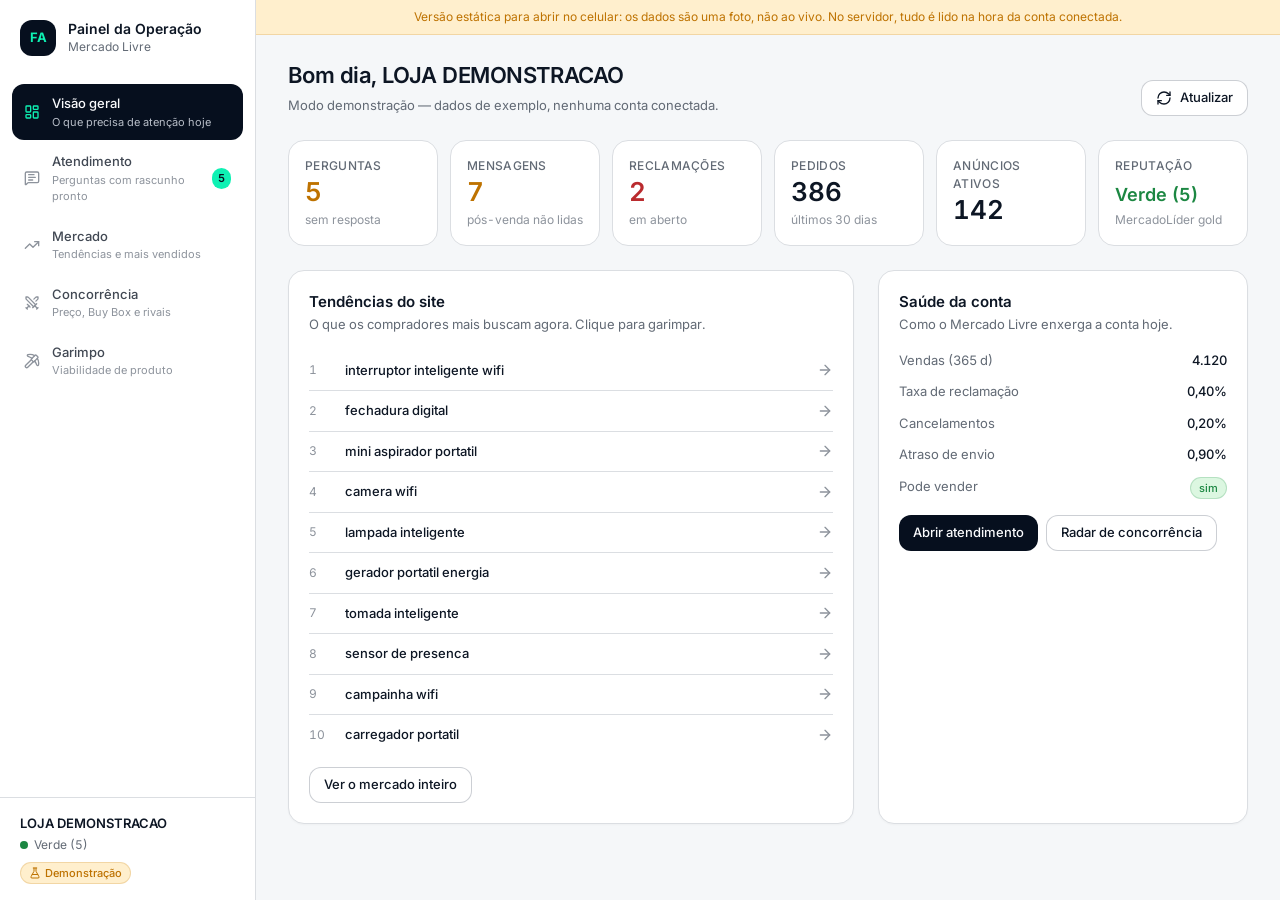
<file: index.html>
<!doctype html>
<html lang="pt-BR">
  <head>
    <meta charset="UTF-8" />
    <meta name="viewport" content="width=device-width, initial-scale=1.0" />
    <meta name="robots" content="noindex" />
    <title>Painel da Operação</title>
    <script type="module" crossorigin src="./assets/index-DPh02NAx.js"></script>
    <link rel="stylesheet" crossorigin href="./assets/index-C-B_13TT.css">
  </head>
  <body>
    <div id="root"></div>
  </body>
</html>
</file>
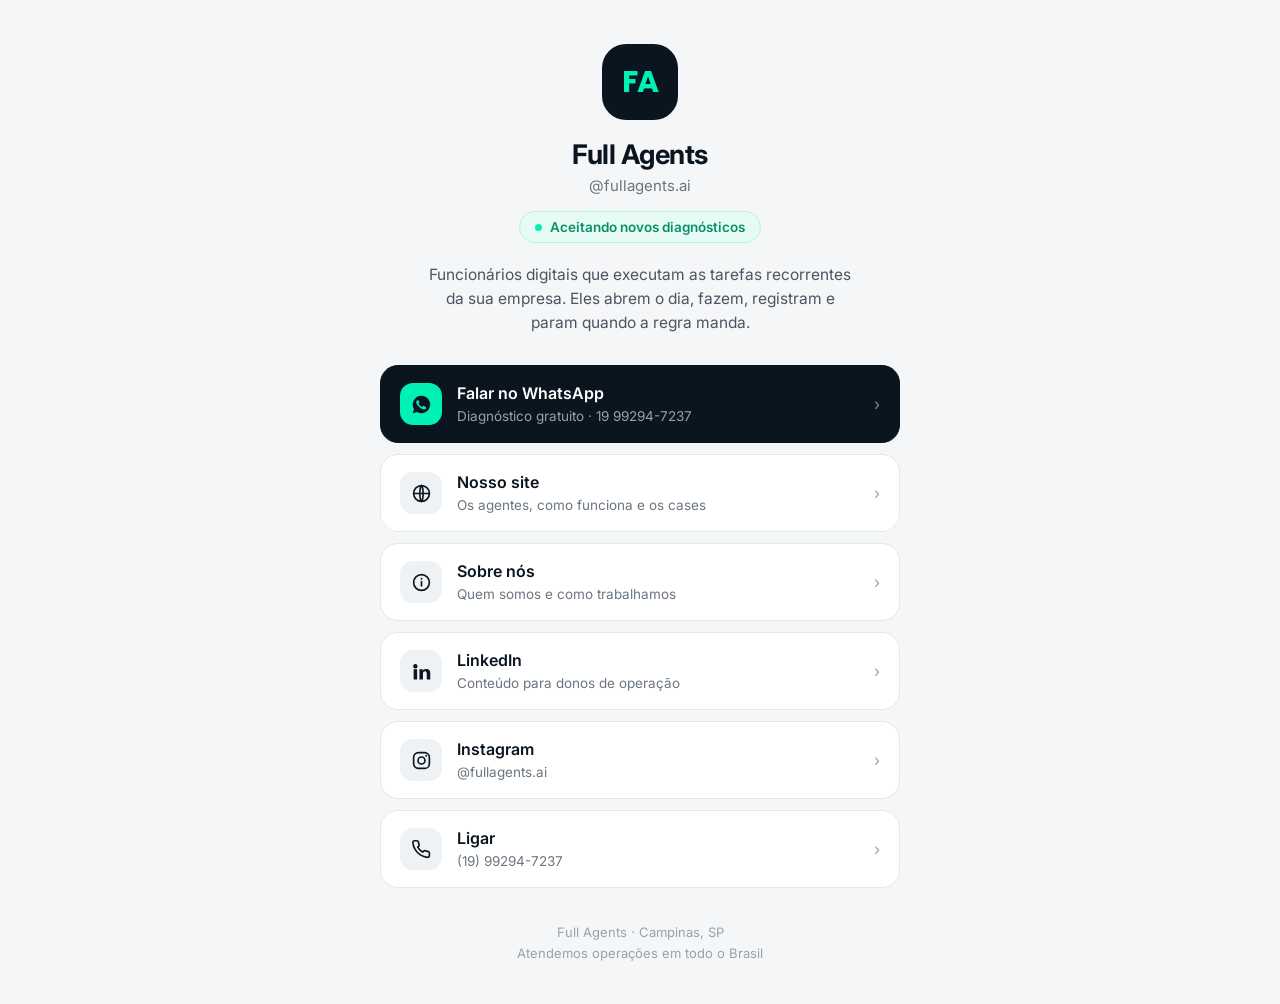
<file: links/index.html>
<!doctype html>
<html lang="pt-BR">
<head>
<meta charset="utf-8">
<meta name="viewport" content="width=device-width, initial-scale=1, viewport-fit=cover">
<title>Full Agents — links</title>
<meta name="description" content="Agentes de IA que executam as tarefas recorrentes da sua operação. Diagnóstico gratuito.">
<meta name="robots" content="noindex, nofollow">
<meta property="og:title" content="Full Agents">
<meta property="og:description" content="Funcionários digitais que executam a rotina da sua empresa.">
<meta property="og:type" content="website">
<link rel="preconnect" href="https://fonts.googleapis.com">
<link rel="preconnect" href="https://fonts.gstatic.com" crossorigin>
<link href="https://fonts.googleapis.com/css2?family=Inter:wght@400;500;600;700&family=Poppins:wght@700&display=swap" rel="stylesheet">
<style>
  :root{
    --canvas:#f4f6f7; --surface:#fff; --ink:#0b1520; --body:#4a5560; --low:#6b7680; --faint:#98a2ab;
    --navy:#0b1520; --navy-2:#16232f; --mint:#00f1b4; --mint-text:#0a8f6b; --line:#e3e8ea;
  }
  *{box-sizing:border-box;margin:0;padding:0}
  html{-webkit-text-size-adjust:100%}
  body{
    background:var(--canvas); color:var(--ink); font-family:Inter,system-ui,-apple-system,"Segoe UI",Roboto,sans-serif;
    -webkit-font-smoothing:antialiased; min-height:100dvh; display:flex; flex-direction:column; align-items:center;
    padding:44px 20px calc(40px + env(safe-area-inset-bottom));
  }
  .wrap{width:100%;max-width:520px;display:flex;flex-direction:column;align-items:center}
  .logo{
    width:76px;height:76px;border-radius:24px;background:var(--navy);color:var(--mint);
    display:grid;place-items:center;font-family:Poppins,Inter,sans-serif;font-weight:700;font-size:30px;letter-spacing:-.03em;
  }
  h1{font-size:27px;font-weight:700;letter-spacing:-.02em;margin-top:18px}
  .han{font-size:15px;color:var(--low);margin-top:5px}
  .tag{
    display:inline-flex;align-items:center;gap:8px;margin-top:16px;background:#e6fbf4;color:var(--mint-text);
    border:1px solid #b8f2e0;border-radius:99px;padding:7px 15px;font-size:13.5px;font-weight:600;
  }
  .tag i{width:7px;height:7px;border-radius:99px;background:var(--mint);display:block}
  .lead{font-size:15.5px;line-height:1.55;color:var(--body);text-align:center;margin-top:20px;max-width:430px}
  .links{width:100%;display:flex;flex-direction:column;gap:11px;margin-top:30px}
  a.item{
    display:flex;align-items:center;gap:15px;text-decoration:none;color:inherit;
    background:var(--surface);border:1px solid var(--line);border-radius:18px;padding:17px 19px;
    transition:transform .12s ease, box-shadow .12s ease, border-color .12s ease;
  }
  a.item:hover{transform:translateY(-1px);box-shadow:0 6px 20px rgba(11,21,32,.07);border-color:#cfd7db}
  a.item:active{transform:translateY(0)}
  a.item:focus-visible{outline:3px solid var(--mint);outline-offset:2px}
  a.primary{background:var(--navy);border-color:var(--navy);color:#fff}
  a.primary .sub{color:#94a3ae}
  a.primary .ico{background:var(--mint);color:var(--navy)}
  a.primary:hover{background:var(--navy-2)}
  .ico{width:42px;height:42px;border-radius:13px;background:#eef2f4;display:grid;place-items:center;flex:0 0 42px}
  .ico svg{width:21px;height:21px}
  .txt{flex:1;min-width:0}
  .t{display:block;font-size:16px;font-weight:600;line-height:1.3}
  .sub{display:block;font-size:13.5px;color:var(--low);margin-top:3px;line-height:1.35}
  .arw{color:var(--faint);flex:0 0 auto}
  a.primary .arw{color:#7f8d98}
  .foot{margin-top:34px;text-align:center}
  .foot p{font-size:13px;color:var(--faint);line-height:1.6}
  .foot a{color:var(--low)}
</style>
</head>
<body>
<main class="wrap">
  <div class="logo">FA</div>
  <h1>Full Agents</h1>
  <p class="han">@fullagents.ai</p>
  <span class="tag"><i></i> Aceitando novos diagnósticos</span>
  <p class="lead">Funcionários digitais que executam as tarefas recorrentes da sua empresa. Eles abrem o dia, fazem, registram e param quando a regra manda.</p>

  <nav class="links" aria-label="Links da Full Agents">

    <a class="item primary" href="https://wa.me/5519992947237?text=Ol%C3%A1!%20Vim%20pelo%20link%20da%20bio%20e%20quero%20um%20diagn%C3%B3stico%20gratuito." target="_blank" rel="noopener">
      <span class="ico" aria-hidden="true"><svg viewBox="0 0 24 24" fill="currentColor"><path d="M12 2a10 10 0 0 0-8.6 15.1L2 22l5-1.3A10 10 0 1 0 12 2Zm5.5 14.1c-.2.7-1.3 1.3-1.9 1.4-.5.1-1.1.1-1.8-.1-.4-.1-1-.3-1.7-.6-2.9-1.3-4.8-4.3-5-4.5-.1-.2-1.1-1.5-1.1-2.8 0-1.3.7-2 .9-2.2.2-.3.5-.3.7-.3h.5c.2 0 .4 0 .6.5l.8 2c.1.2.1.3 0 .5l-.3.5-.3.3c-.1.1-.2.3 0 .5.2.3.7 1.2 1.6 2 1.1 1 2 1.3 2.3 1.4.2.1.4.1.5-.1l.8-.9c.2-.2.3-.2.5-.1l2 .9c.2.1.4.2.4.3.1.1.1.6-.1 1.3Z"/></svg></span>
      <span class="txt"><span class="t">Falar no WhatsApp</span><span class="sub">Diagnóstico gratuito · 19 99294-7237</span></span>
      <span class="arw" aria-hidden="true">›</span>
    </a>

    <a class="item" href="../site/" target="_blank" rel="noopener">
      <span class="ico" aria-hidden="true"><svg viewBox="0 0 24 24" fill="none" stroke="currentColor" stroke-width="1.9" stroke-linecap="round"><circle cx="12" cy="12" r="9"/><path d="M3 12h18M12 3c2.5 2.6 2.5 15.4 0 18M12 3c-2.5 2.6-2.5 15.4 0 18"/></svg></span>
      <span class="txt"><span class="t">Nosso site</span><span class="sub">Os agentes, como funciona e os cases</span></span>
      <span class="arw" aria-hidden="true">›</span>
    </a>

    <a class="item" href="./sobre.html">
      <span class="ico" aria-hidden="true"><svg viewBox="0 0 24 24" fill="none" stroke="currentColor" stroke-width="1.9" stroke-linecap="round"><circle cx="12" cy="12" r="9"/><path d="M12 11v5M12 7.6v.4"/></svg></span>
      <span class="txt"><span class="t">Sobre nós</span><span class="sub">Quem somos e como trabalhamos</span></span>
      <span class="arw" aria-hidden="true">›</span>
    </a>

    <a class="item" href="https://www.linkedin.com/company/fullagents" target="_blank" rel="noopener">
      <span class="ico" aria-hidden="true"><svg viewBox="0 0 24 24" fill="currentColor"><path d="M4.98 3.5A2.5 2.5 0 1 0 5 8.5a2.5 2.5 0 0 0-.02-5ZM3 9.5h4V21H3V9.5Zm6.5 0h3.8v1.6h.05c.53-.95 1.83-1.95 3.77-1.95C21 9.15 22 11.1 22 14.1V21h-4v-6.1c0-1.45-.03-3.3-2.02-3.3-2.02 0-2.33 1.57-2.33 3.2V21h-4V9.5Z"/></svg></span>
      <span class="txt"><span class="t">LinkedIn</span><span class="sub">Conteúdo para donos de operação</span></span>
      <span class="arw" aria-hidden="true">›</span>
    </a>

    <a class="item" href="https://www.instagram.com/fullagents.ai/" target="_blank" rel="noopener">
      <span class="ico" aria-hidden="true"><svg viewBox="0 0 24 24" fill="none" stroke="currentColor" stroke-width="1.9"><rect x="3" y="3" width="18" height="18" rx="5.4"/><circle cx="12" cy="12" r="4"/><circle cx="17.4" cy="6.6" r="1.1" fill="currentColor" stroke="none"/></svg></span>
      <span class="txt"><span class="t">Instagram</span><span class="sub">@fullagents.ai</span></span>
      <span class="arw" aria-hidden="true">›</span>
    </a>

    <a class="item" href="tel:+5519992947237">
      <span class="ico" aria-hidden="true"><svg viewBox="0 0 24 24" fill="none" stroke="currentColor" stroke-width="1.9" stroke-linecap="round" stroke-linejoin="round"><path d="M21 16.5v2.6a1.9 1.9 0 0 1-2.1 1.9 18.7 18.7 0 0 1-8.2-2.9 18.4 18.4 0 0 1-5.7-5.7A18.7 18.7 0 0 1 2.1 4.1 1.9 1.9 0 0 1 4 2h2.6a1.9 1.9 0 0 1 1.9 1.6c.1.9.3 1.8.7 2.6a1.9 1.9 0 0 1-.4 2l-1.1 1.1a15 15 0 0 0 5.7 5.7l1.1-1.1a1.9 1.9 0 0 1 2-.4c.8.4 1.7.6 2.6.7A1.9 1.9 0 0 1 21 16.5Z"/></svg></span>
      <span class="txt"><span class="t">Ligar</span><span class="sub">(19) 99294-7237</span></span>
      <span class="arw" aria-hidden="true">›</span>
    </a>

  </nav>

  <div class="foot">
    <p>Full Agents · Campinas, SP<br>Atendemos operações em todo o Brasil</p>
  </div>
</main>
</body>
</html>
</file>
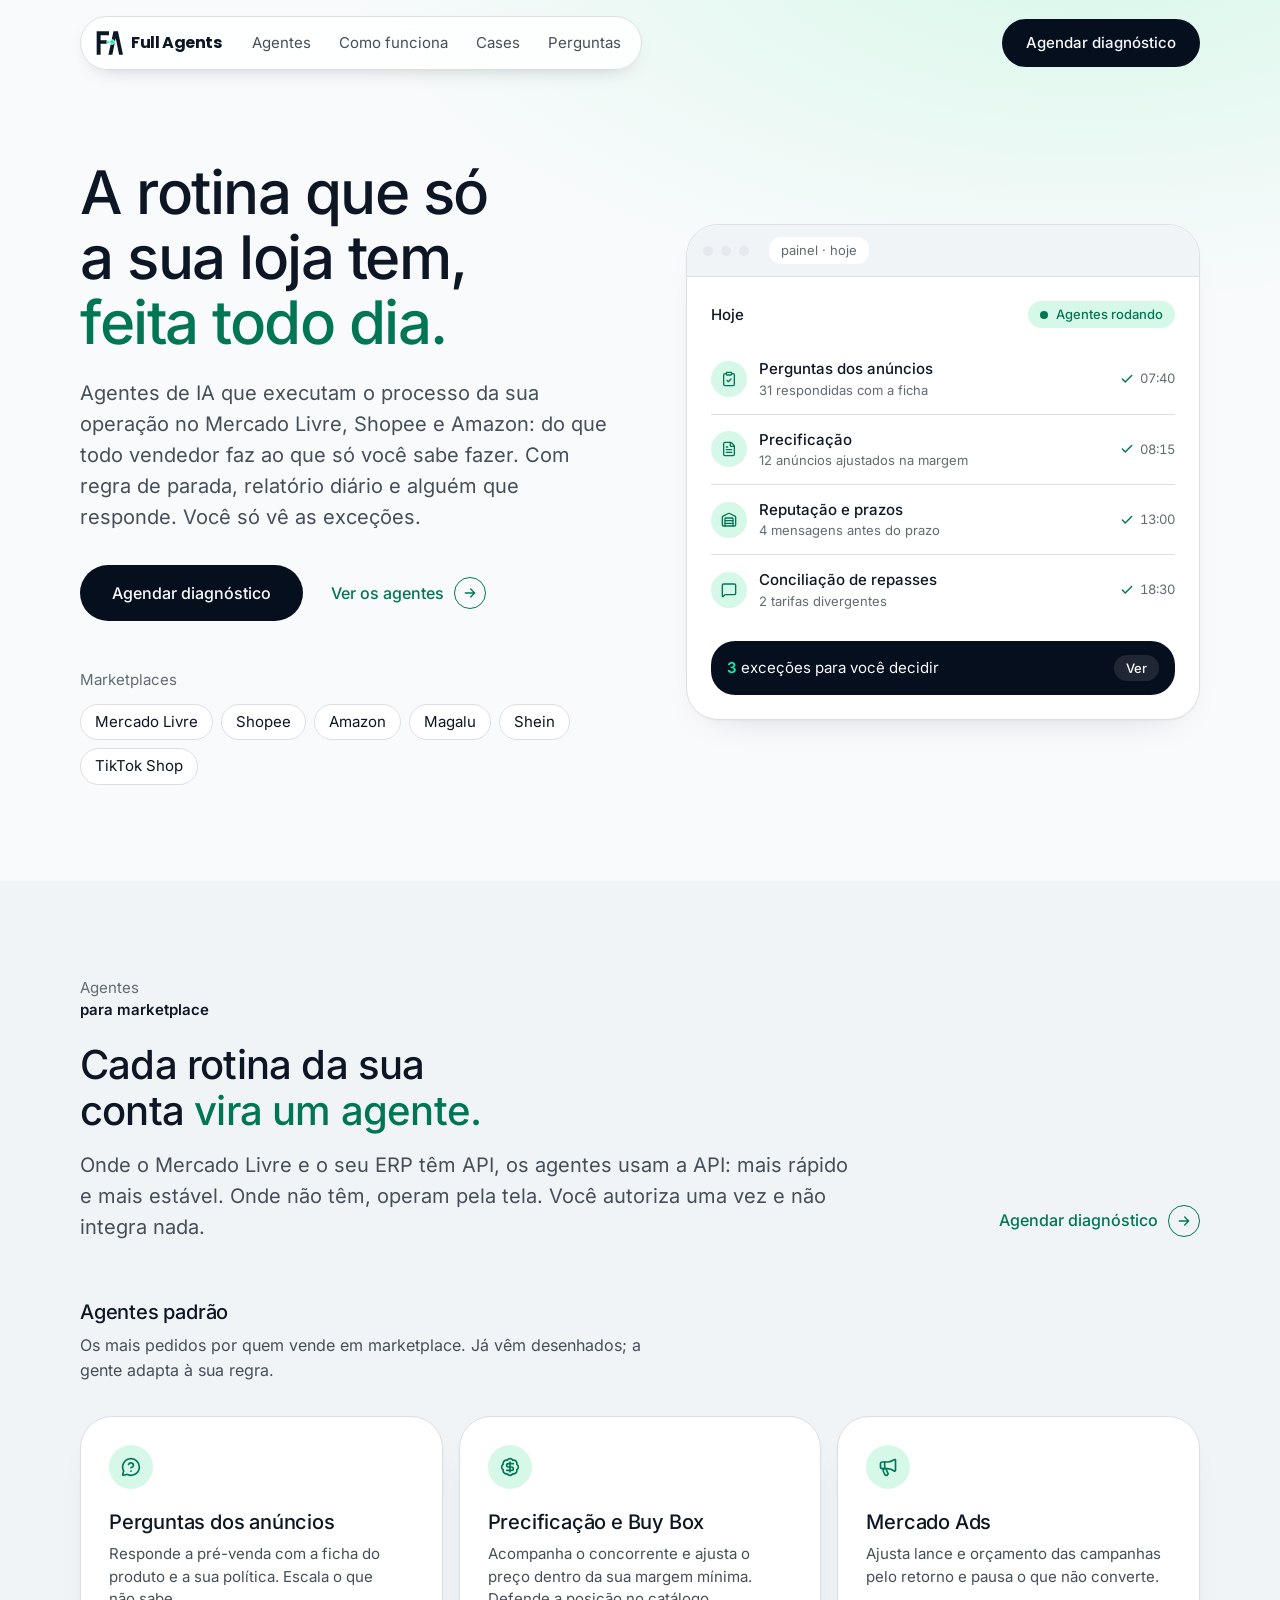
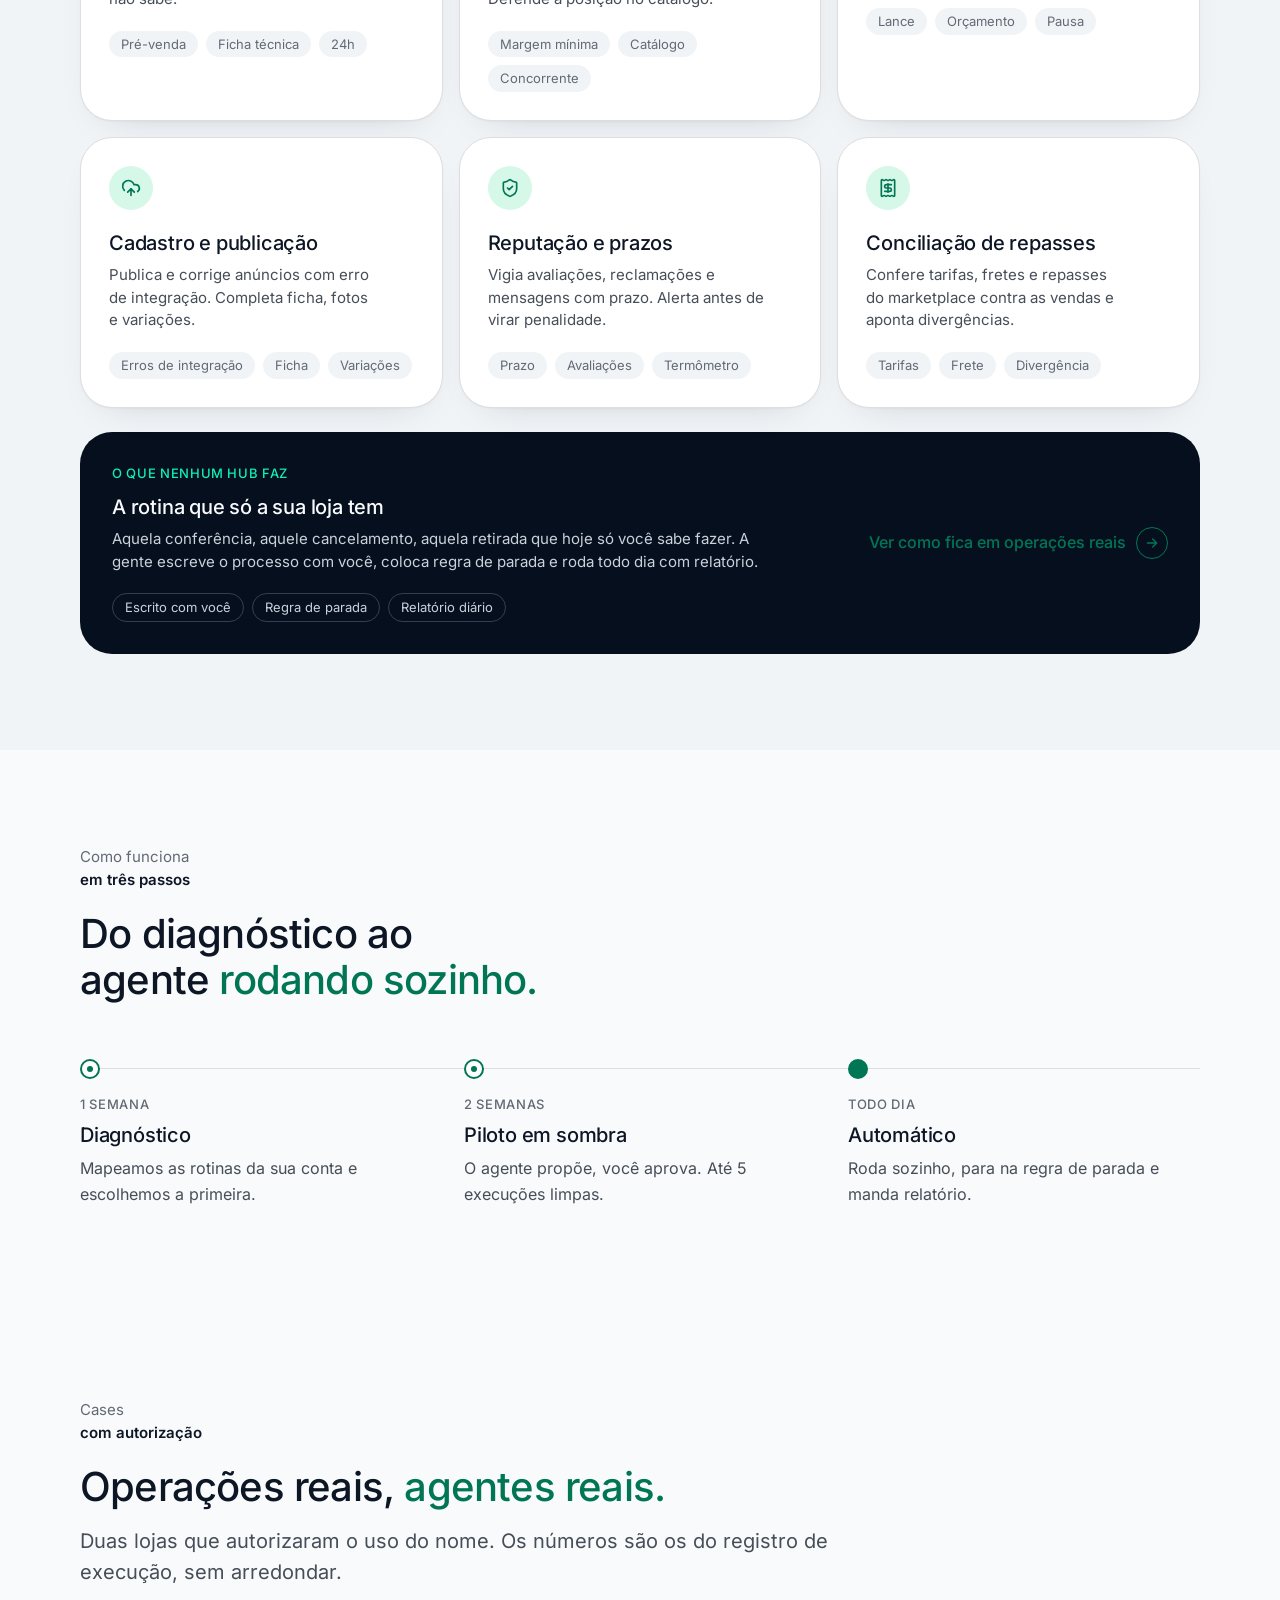
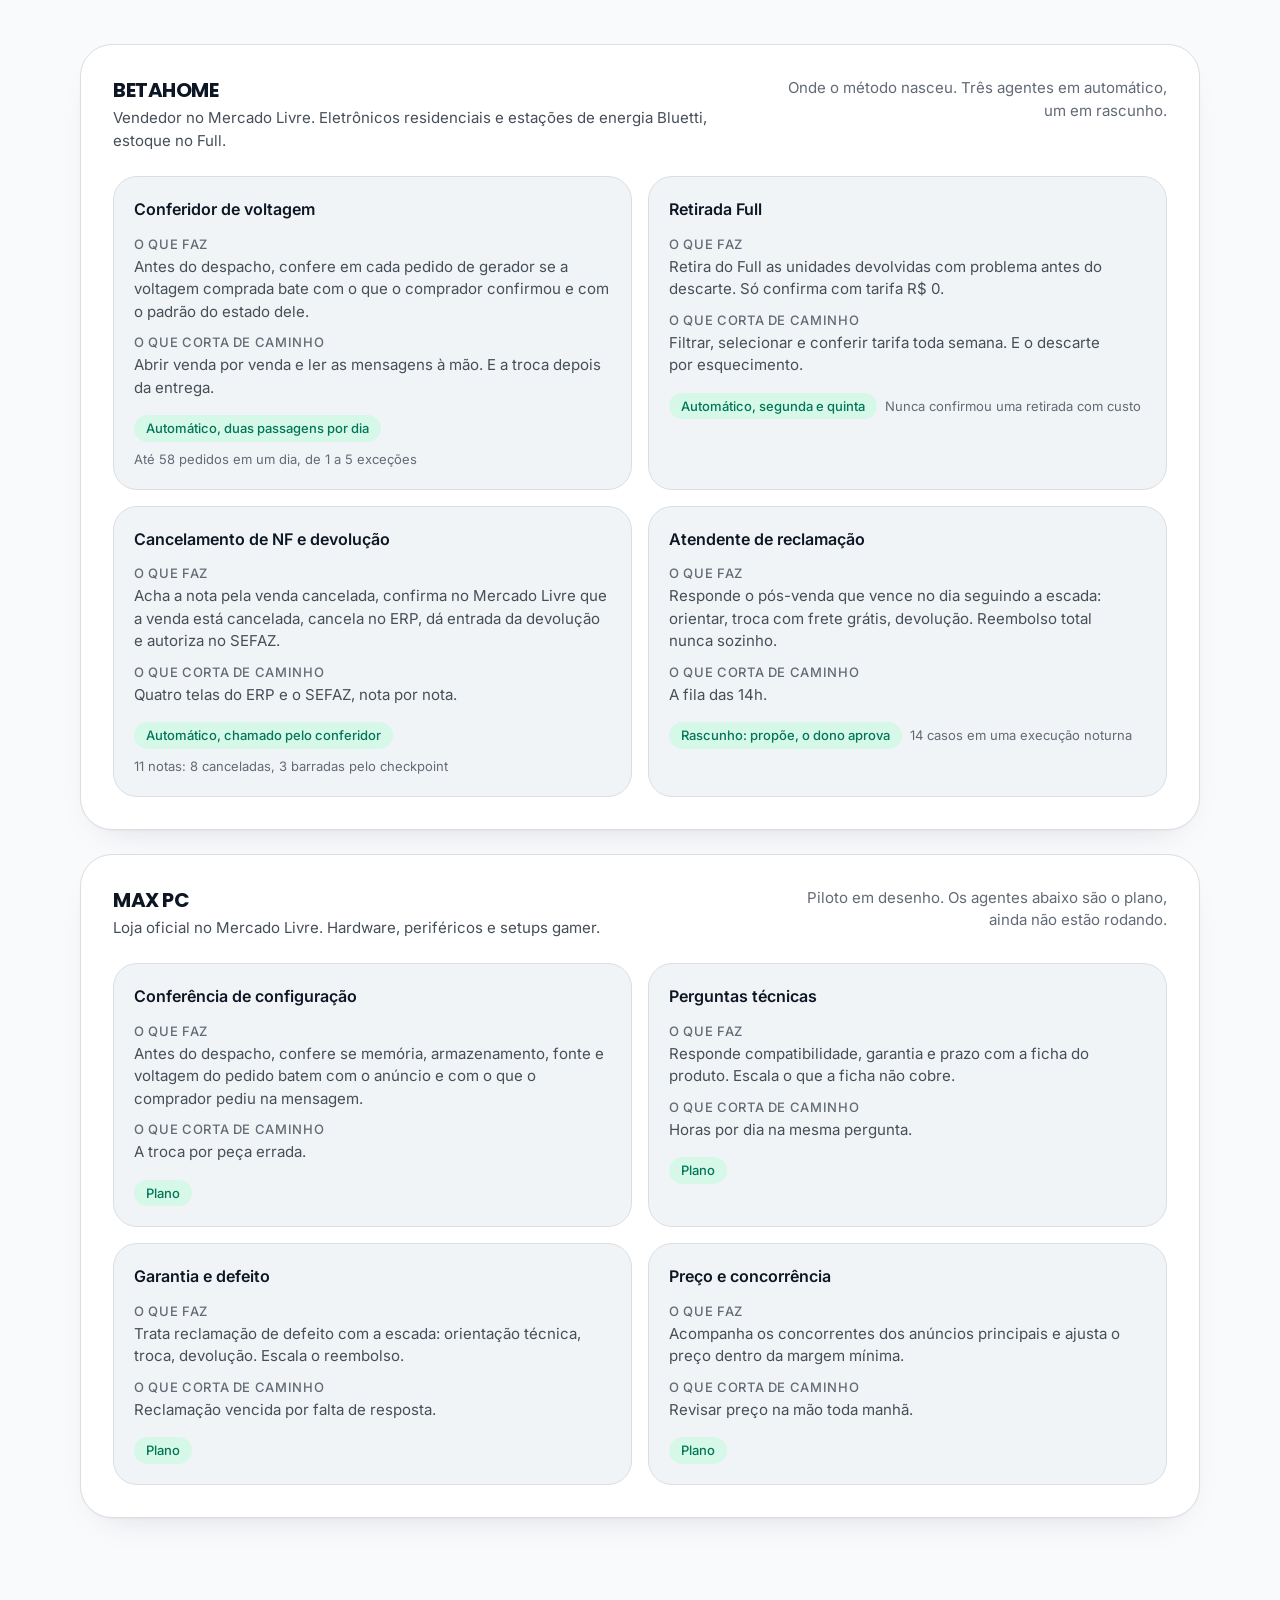
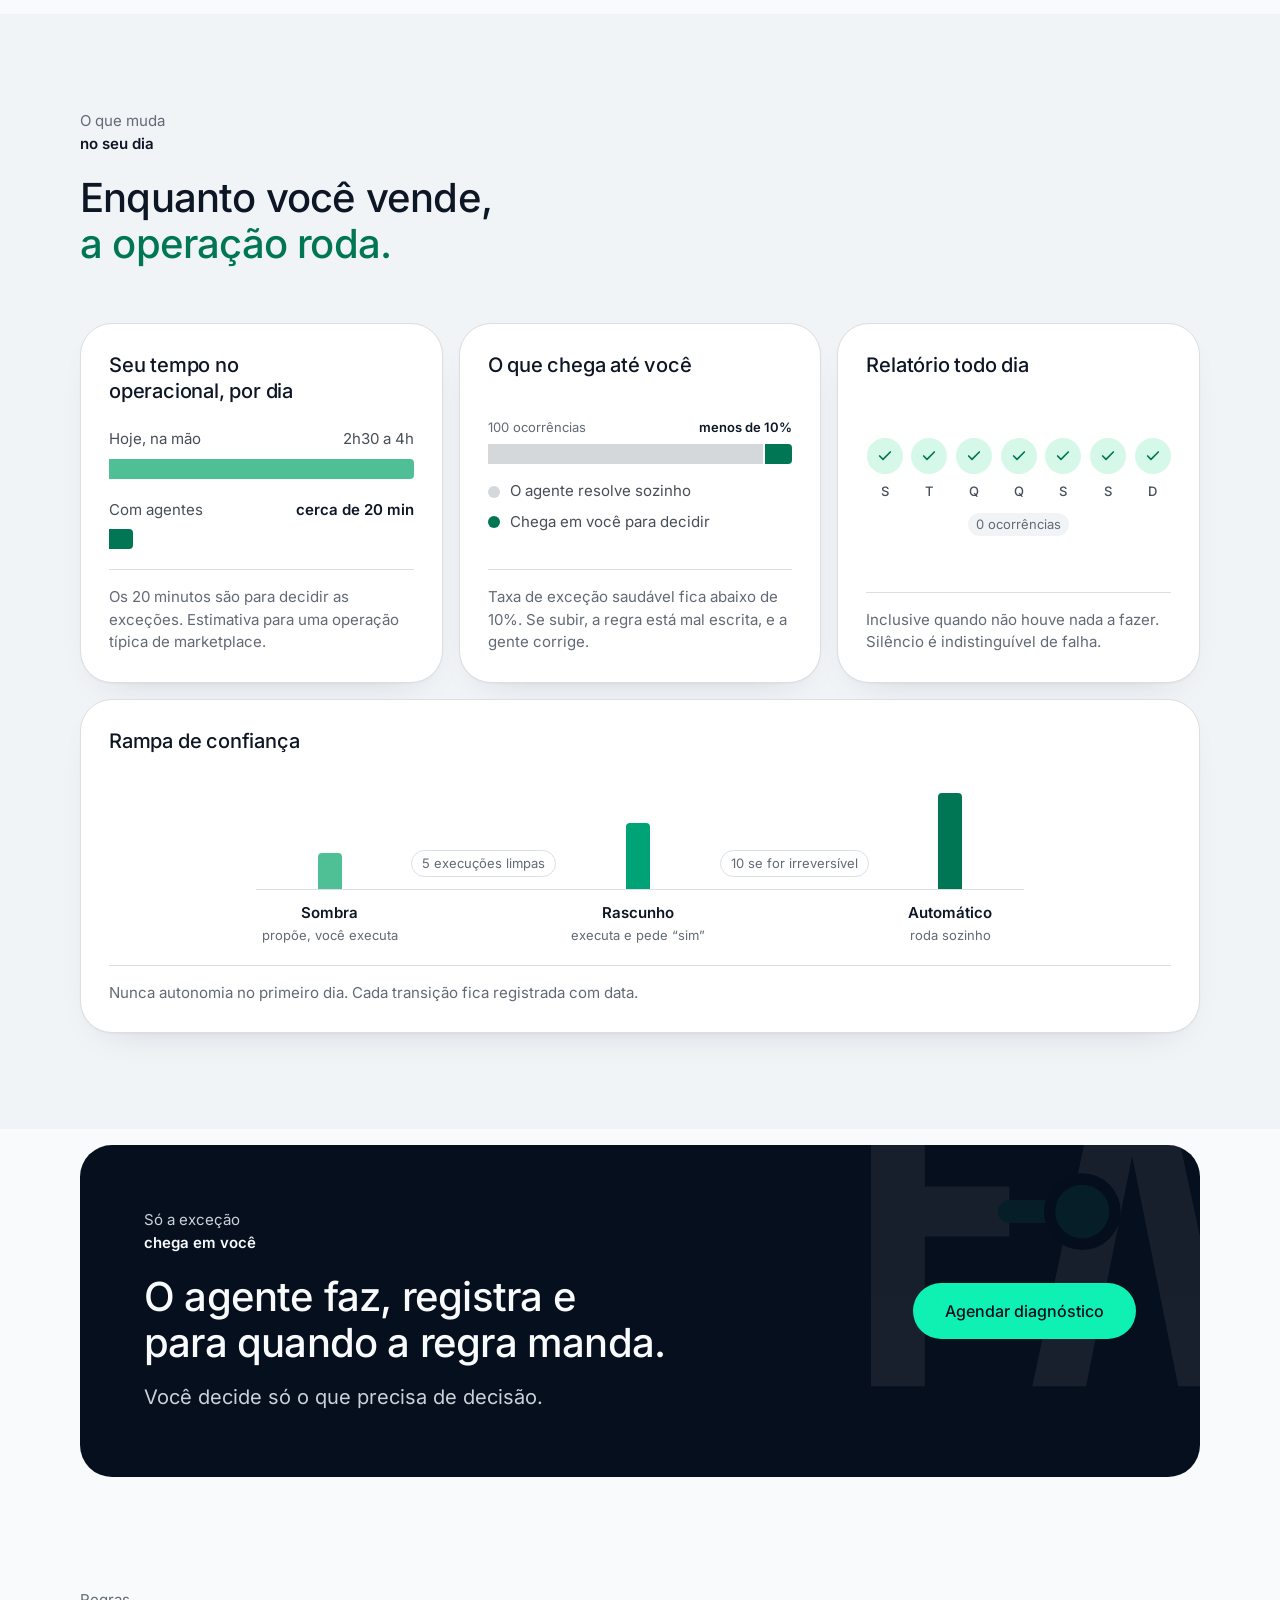
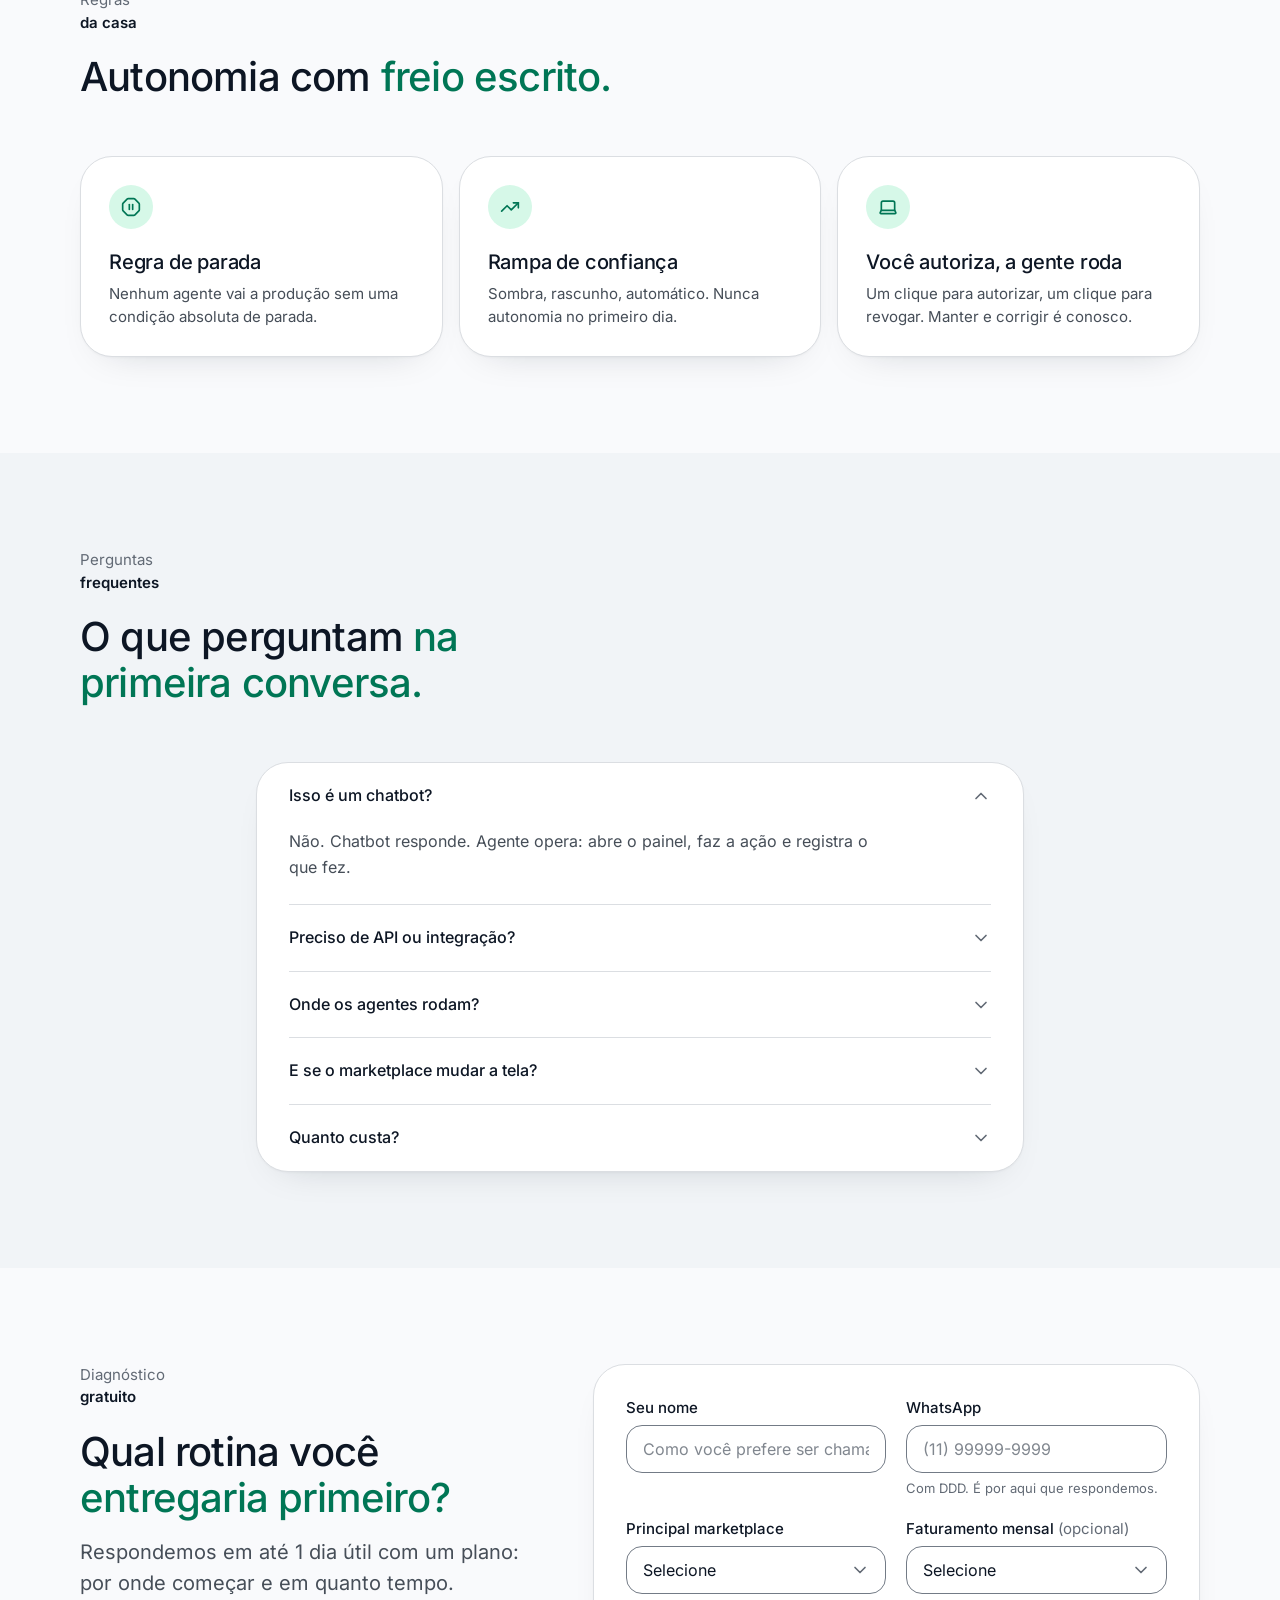
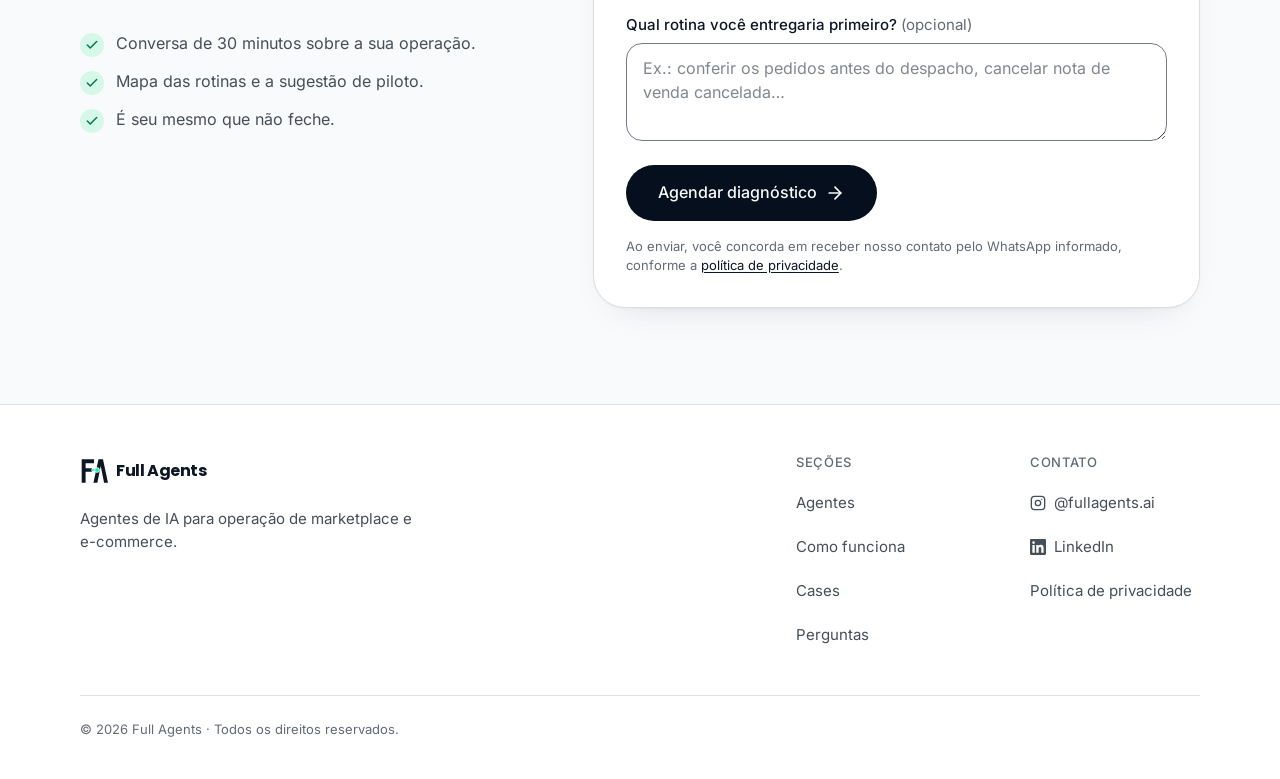
<file: site/index.html>
<!doctype html>
<html lang="pt-BR">
  <head>
    <meta name="robots" content="noindex, nofollow" />
    <meta charset="UTF-8" />
    <meta name="viewport" content="width=device-width, initial-scale=1" />
    <title>Full Agents — Agentes de IA para operação de marketplace</title>
    <meta name="description" content="Agentes de IA que executam as rotinas da sua conta no Mercado Livre, Shopee e Amazon: conferência de pedidos, nota fiscal, estoque Full e reclamações. Você só vê as exceções. Diagnóstico gratuito." />
    <meta name="theme-color" content="#f9fafc" />
    <meta name="color-scheme" content="light" />
    <link rel="icon" type="image/svg+xml" href="./favicon.svg" />
    <link rel="canonical" href="https://fullagents.ai/" />

    <meta property="og:type" content="website" />
    <meta property="og:site_name" content="Full Agents" />
    <meta property="og:title" content="Full Agents — Agentes de IA para operação de marketplace" />
    <meta property="og:description" content="Pare de operar o seu marketplace na mão. Agentes de IA que conferem pedidos, cancelam nota, cuidam do estoque Full e respondem reclamações. Diagnóstico gratuito." />
    <meta property="og:image" content="./og-image.png" />
    <meta property="og:image:width" content="1200" />
    <meta property="og:image:height" content="630" />
    <meta property="og:locale" content="pt_BR" />
    <meta name="twitter:card" content="summary_large_image" />
    <meta name="twitter:title" content="Full Agents — Agentes de IA para operação de marketplace" />
    <meta name="twitter:image" content="./og-image.png" />

    <script type="application/ld+json">
      {
        "@context": "https://schema.org",
        "@type": "Organization",
        "name": "Full Agents",
        "url": "https://fullagents.ai/",
        "logo": "https://fullagents.ai/og-image.png",
        "sameAs": ["https://www.instagram.com/fullagents.ai/"],
        "description": "Agentes de IA que executam as rotinas de operação de marketplace e e-commerce, com regra de parada e relatório diário."
      }
    </script>
    <script type="module" crossorigin src="./assets/index-Buv_oMsX.js"></script>
    <link rel="stylesheet" crossorigin href="./assets/index-E7RA1k9y.css">
  </head>
  <body>
    <div id="root"></div>



  </body>
</html>
</file>
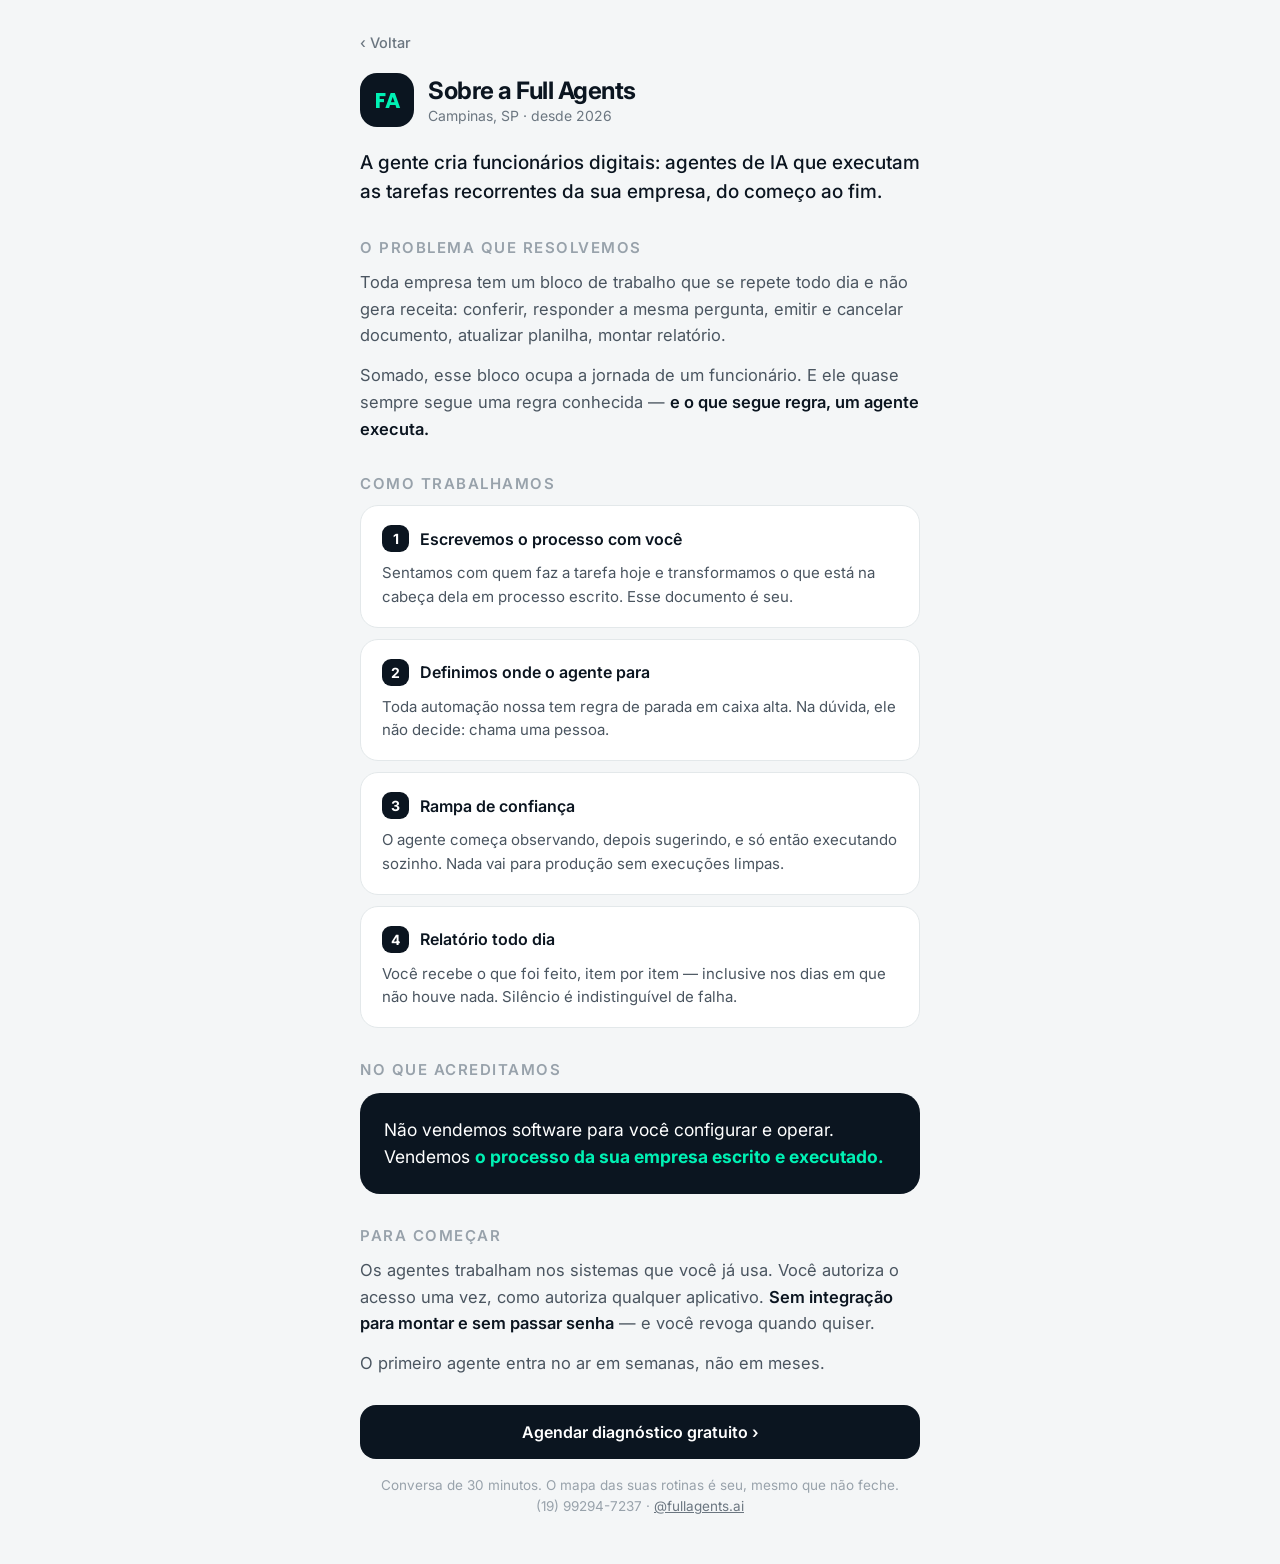
<file: links/sobre.html>
<!doctype html>
<html lang="pt-BR">
<head>
<meta charset="utf-8">
<meta name="viewport" content="width=device-width, initial-scale=1, viewport-fit=cover">
<title>Sobre a Full Agents</title>
<meta name="description" content="Quem somos, o que fazemos e como trabalhamos.">
<meta name="robots" content="noindex, nofollow">
<link rel="preconnect" href="https://fonts.googleapis.com">
<link rel="preconnect" href="https://fonts.gstatic.com" crossorigin>
<link href="https://fonts.googleapis.com/css2?family=Inter:wght@400;500;600;700&family=Poppins:wght@700&display=swap" rel="stylesheet">
<style>
  :root{
    --canvas:#f4f6f7; --surface:#fff; --ink:#0b1520; --body:#4a5560; --low:#6b7680; --faint:#98a2ab;
    --navy:#0b1520; --navy-2:#16232f; --mint:#00f1b4; --mint-text:#0a8f6b; --line:#e3e8ea;
  }
  *{box-sizing:border-box;margin:0;padding:0}
  html{-webkit-text-size-adjust:100%}
  body{
    background:var(--canvas);color:var(--ink);font-family:Inter,system-ui,-apple-system,"Segoe UI",Roboto,sans-serif;
    -webkit-font-smoothing:antialiased;display:flex;justify-content:center;
    padding:26px 20px calc(46px + env(safe-area-inset-bottom));
  }
  .wrap{width:100%;max-width:560px}
  .back{display:inline-flex;align-items:center;gap:7px;text-decoration:none;color:var(--low);font-size:14.5px;font-weight:500;padding:8px 0}
  .back:hover{color:var(--ink)}
  .head{display:flex;align-items:center;gap:14px;margin-top:14px}
  .logo{width:54px;height:54px;border-radius:17px;background:var(--navy);color:var(--mint);display:grid;place-items:center;font-family:Poppins,Inter,sans-serif;font-weight:700;font-size:21px;letter-spacing:-.03em;flex:0 0 54px}
  .head h1{font-size:24px;font-weight:700;letter-spacing:-.02em}
  .head p{font-size:14px;color:var(--low);margin-top:2px}
  h2{font-size:15px;font-weight:600;letter-spacing:.1em;text-transform:uppercase;color:var(--faint);margin:32px 0 12px}
  p.b{font-size:16.5px;line-height:1.62;color:var(--body)}
  p.b + p.b{margin-top:13px}
  p.b b{color:var(--ink);font-weight:600}
  .lede{font-size:19px;line-height:1.5;color:var(--ink);font-weight:500;margin-top:22px}
  .card{background:var(--surface);border:1px solid var(--line);border-radius:18px;padding:19px 21px;margin-top:11px}
  .card .t{font-size:16px;font-weight:600;display:flex;align-items:center;gap:11px}
  .card .t .n{width:27px;height:27px;border-radius:9px;background:var(--navy);color:#fff;display:grid;place-items:center;font-size:14px;font-weight:700;flex:0 0 27px}
  .card .s{font-size:15px;line-height:1.55;color:var(--body);margin-top:9px}
  .quote{background:var(--navy);border-radius:20px;padding:24px;margin-top:14px}
  .quote p{color:#fff;font-size:17.5px;line-height:1.5}
  .quote p b{color:var(--mint)}
  .cta{display:flex;align-items:center;justify-content:center;gap:9px;background:var(--navy);color:#fff;text-decoration:none;border-radius:16px;padding:17px;font-size:16px;font-weight:600;margin-top:28px}
  .cta:hover{background:var(--navy-2)}
  .meta{font-size:13.5px;color:var(--faint);text-align:center;margin-top:16px;line-height:1.6}
  .meta a{color:var(--low)}
</style>
</head>
<body>
<main class="wrap">
  <a class="back" href="./">‹ Voltar</a>

  <div class="head">
    <div class="logo">FA</div>
    <div>
      <h1>Sobre a Full Agents</h1>
      <p>Campinas, SP · desde 2026</p>
    </div>
  </div>

  <p class="lede">A gente cria funcionários digitais: agentes de IA que executam as tarefas recorrentes da sua empresa, do começo ao fim.</p>

  <h2>O problema que resolvemos</h2>
  <p class="b">Toda empresa tem um bloco de trabalho que se repete todo dia e não gera receita: conferir, responder a mesma pergunta, emitir e cancelar documento, atualizar planilha, montar relatório.</p>
  <p class="b">Somado, esse bloco ocupa a jornada de um funcionário. E ele quase sempre segue uma regra conhecida — <b>e o que segue regra, um agente executa.</b></p>

  <h2>Como trabalhamos</h2>

  <div class="card">
    <div class="t"><span class="n">1</span> Escrevemos o processo com você</div>
    <div class="s">Sentamos com quem faz a tarefa hoje e transformamos o que está na cabeça dela em processo escrito. Esse documento é seu.</div>
  </div>
  <div class="card">
    <div class="t"><span class="n">2</span> Definimos onde o agente para</div>
    <div class="s">Toda automação nossa tem regra de parada em caixa alta. Na dúvida, ele não decide: chama uma pessoa.</div>
  </div>
  <div class="card">
    <div class="t"><span class="n">3</span> Rampa de confiança</div>
    <div class="s">O agente começa observando, depois sugerindo, e só então executando sozinho. Nada vai para produção sem execuções limpas.</div>
  </div>
  <div class="card">
    <div class="t"><span class="n">4</span> Relatório todo dia</div>
    <div class="s">Você recebe o que foi feito, item por item — inclusive nos dias em que não houve nada. Silêncio é indistinguível de falha.</div>
  </div>

  <h2>No que acreditamos</h2>
  <div class="quote">
    <p>Não vendemos software para você configurar e operar. Vendemos <b>o processo da sua empresa escrito e executado.</b></p>
  </div>

  <h2>Para começar</h2>
  <p class="b">Os agentes trabalham nos sistemas que você já usa. Você autoriza o acesso uma vez, como autoriza qualquer aplicativo. <b>Sem integração para montar e sem passar senha</b> — e você revoga quando quiser.</p>
  <p class="b">O primeiro agente entra no ar em semanas, não em meses.</p>

  <a class="cta" href="https://wa.me/5519992947237?text=Ol%C3%A1!%20Vim%20pela%20p%C3%A1gina%20Sobre%20e%20quero%20um%20diagn%C3%B3stico%20gratuito." target="_blank" rel="noopener">Agendar diagnóstico gratuito ›</a>
  <p class="meta">Conversa de 30 minutos. O mapa das suas rotinas é seu, mesmo que não feche.<br>(19) 99294-7237 · <a href="https://www.instagram.com/fullagents.ai/" target="_blank" rel="noopener">@fullagents.ai</a></p>
</main>
</body>
</html>
</file>
<file: assets/index-C-B_13TT.css>
/*! tailwindcss v4.3.3 | MIT License | https://tailwindcss.com */
@layer properties{@supports (((-webkit-hyphens:none)) and (not (margin-trim:inline))) or ((-moz-orient:inline) and (not (color:rgb(from red r g b)))){*,:before,:after{--tw-translate-x:0;--tw-translate-y:0;--tw-translate-z:0;--tw-rotate-x:initial;--tw-rotate-y:initial;--tw-rotate-z:initial;--tw-skew-x:initial;--tw-skew-y:initial;--tw-divide-y-reverse:0;--tw-border-style:solid;--tw-leading:initial;--tw-font-weight:initial;--tw-tracking:initial;--tw-shadow:0 0 #0000;--tw-shadow-color:initial;--tw-shadow-alpha:100%;--tw-inset-shadow:0 0 #0000;--tw-inset-shadow-color:initial;--tw-inset-shadow-alpha:100%;--tw-ring-color:initial;--tw-ring-shadow:0 0 #0000;--tw-inset-ring-color:initial;--tw-inset-ring-shadow:0 0 #0000;--tw-ring-inset:initial;--tw-ring-offset-width:0px;--tw-ring-offset-color:#fff;--tw-ring-offset-shadow:0 0 #0000}::backdrop{--tw-translate-x:0;--tw-translate-y:0;--tw-translate-z:0;--tw-rotate-x:initial;--tw-rotate-y:initial;--tw-rotate-z:initial;--tw-skew-x:initial;--tw-skew-y:initial;--tw-divide-y-reverse:0;--tw-border-style:solid;--tw-leading:initial;--tw-font-weight:initial;--tw-tracking:initial;--tw-shadow:0 0 #0000;--tw-shadow-color:initial;--tw-shadow-alpha:100%;--tw-inset-shadow:0 0 #0000;--tw-inset-shadow-color:initial;--tw-inset-shadow-alpha:100%;--tw-ring-color:initial;--tw-ring-shadow:0 0 #0000;--tw-inset-ring-color:initial;--tw-inset-ring-shadow:0 0 #0000;--tw-ring-inset:initial;--tw-ring-offset-width:0px;--tw-ring-offset-color:#fff;--tw-ring-offset-shadow:0 0 #0000}}}@layer theme{:root,:host{--font-sans:"Inter Variable", ui-sans-serif, system-ui, -apple-system, "Segoe UI", Roboto, sans-serif;--font-mono:ui-monospace, SFMono-Regular, Menlo, Monaco, Consolas, "Liberation Mono", "Courier New", monospace;--spacing:.25rem;--container-md:28rem;--container-3xl:48rem;--container-6xl:72rem;--font-weight-medium:500;--font-weight-semibold:600;--font-weight-bold:700;--tracking-tight:-.025em;--tracking-wide:.025em;--leading-tight:1.25;--radius-lg:.5rem;--radius-xl:.75rem;--radius-2xl:1rem;--animate-spin:spin 1s linear infinite;--default-transition-duration:.15s;--default-transition-timing-function:cubic-bezier(.4, 0, .2, 1);--default-font-family:var(--font-sans);--default-mono-font-family:var(--font-mono);--color-canvas:#f5f7f9;--color-surface:#fff;--color-surface-2:#f0f2f5;--color-surface-3:#e3e6ec;--color-line:#dbdee2;--color-line-strong:#7f8792;--color-ink:#0d1624;--color-ink-body:#414853;--color-ink-low:#626a75;--color-ink-faint:#8d939c;--color-navy:#060f1e;--color-navy-hover:#172232;--color-on-navy:#f9fafc;--color-on-navy-body:#b8bec8;--color-accent:#0ff1b3;--color-accent-hover:#24dda6;--color-accent-text:#006f50;--color-accent-soft:#d6f8e8;--color-ok:#1c8742;--color-ok-soft:#dcf7e1;--color-warn:#bb7400;--color-warn-soft:#fff0d6;--color-danger:#ba2b2e;--color-danger-soft:#ffe8e6}@supports (color:color(display-p3 0 0 0)){:root,:host{--color-canvas:color(display-p3 .962187 .967702 .977242);--color-surface:color(display-p3 1 1 1);--color-surface-2:color(display-p3 .941353 .948218 .960096);--color-surface-3:color(display-p3 .892258 .903129 .921955);--color-line:color(display-p3 .862536 .870638 .884662);--color-line-strong:color(display-p3 .503114 .527542 .570109);--color-ink:color(display-p3 .0596755 .0864974 .135288);--color-ink-body:color(display-p3 .260486 .282274 .320444);--color-ink-low:color(display-p3 .389469 .412806 .453546);--color-ink-faint:color(display-p3 .555663 .574322 .606751);--color-navy:color(display-p3 .0303855 .0594695 .114845);--color-navy-hover:color(display-p3 .0990439 .132202 .192271);--color-on-navy:color(display-p3 .976537 .980685 .987859);--color-on-navy-body:color(display-p3 .725459 .74506 .779088);--color-accent:color(display-p3 .436382 .93085 .718539);--color-accent-hover:color(display-p3 .414801 .855987 .66449);--color-accent-text:color(display-p3 .152084 .433596 .318613);--color-accent-soft:color(display-p3 .866048 .967069 .914478);--color-ok:color(display-p3 .255175 .522709 .288564);--color-ok-soft:color(display-p3 .883985 .963912 .887335);--color-warn:color(display-p3 .703603 .461947 .0526507);--color-warn-soft:color(display-p3 1.00521 .939714 .817703);--color-danger:color(display-p3 .672132 .218719 .20654);--color-danger-soft:color(display-p3 .995317 .910838 .898716)}}@supports (color:lab(0% 0 0)){:root,:host{--color-canvas:lab(97.0895% -.261545 -1.4888);--color-surface:lab(100% 0 0);--color-surface-2:lab(95.3467% -.325233 -1.86003);--color-surface-3:lab(91.2783% -.512332 -2.97129);--color-line:lab(88.3839% -.387698 -2.23054);--color-line-strong:lab(55.8579% -1.13758 -7.35372);--color-ink:lab(7.08148% -.508681 -10.5894);--color-ink-body:lab(30.3319% -1.02763 -7.30422);--color-ink-low:lab(44.2558% -1.09938 -7.33582);--color-ink-faint:lab(60.5158% -.896841 -5.53693);--color-navy:lab(4.2909% .0259355 -10.9413);--color-navy-hover:lab(12.8245% -.767171 -12.4568);--color-on-navy:lab(98.2522% -.197142 -1.11712);--color-on-navy-body:lab(76.7568% -.914931 -5.54631);--color-accent:lab(84.9169% -60.5119 15.8623);--color-accent-hover:lab(78.9193% -55.2334 14.4935);--color-accent-text:lab(41.1336% -38.2942 9.996);--color-accent-soft:lab(94.7368% -13.288 3.56869);--color-ok:lab(49.5467% -42.4533 28.2033);--color-ok-soft:lab(94.7335% -11.8404 7.56123);--color-warn:lab(55.5346% 25.4128 76.8502);--color-warn-soft:lab(95.4698% 3.49769 19.3273);--color-danger:lab(42.4959% 56.9739 35.4904);--color-danger-soft:lab(93.9228% 9.19664 4.9606)}}}@layer base{*,:after,:before{box-sizing:border-box;border:0 solid;margin:0;padding:0}::backdrop{box-sizing:border-box;border:0 solid;margin:0;padding:0}::-webkit-file-upload-button{box-sizing:border-box;border:0 solid;margin:0;padding:0}::file-selector-button{box-sizing:border-box;border:0 solid;margin:0;padding:0}html,:host{-webkit-text-size-adjust:100%;-moz-tab-size:4;tab-size:4;line-height:1.5;font-family:var(--default-font-family,-apple-system, BlinkMacSystemFont, "Segoe UI", Roboto, "Helvetica Neue", "Noto Sans", Arial, sans-serif, "Apple Color Emoji", "Segoe UI Emoji", "Segoe UI Symbol", "Noto Color Emoji");font-feature-settings:var(--default-font-feature-settings,normal);font-variation-settings:var(--default-font-variation-settings,normal);-webkit-tap-highlight-color:transparent}hr{height:0;color:inherit;border-top-width:1px}abbr:where([title]){-webkit-text-decoration:underline dotted;text-decoration:underline dotted}h1,h2,h3,h4,h5,h6{font-size:inherit;font-weight:inherit}a{color:inherit;-webkit-text-decoration:inherit;-webkit-text-decoration:inherit;-webkit-text-decoration:inherit;-webkit-text-decoration:inherit;text-decoration:inherit}b,strong{font-weight:bolder}code,kbd,samp,pre{font-family:var(--default-mono-font-family,ui-monospace, SFMono-Regular, Menlo, Monaco, Consolas, "Liberation Mono", "Courier New", monospace);font-feature-settings:var(--default-mono-font-feature-settings,normal);font-variation-settings:var(--default-mono-font-variation-settings,normal);font-size:1em}small{font-size:80%}sub,sup{vertical-align:baseline;font-size:75%;line-height:0;position:relative}sub{bottom:-.25em}sup{top:-.5em}table{text-indent:0;border-color:inherit;border-collapse:collapse}:-moz-focusring:where(:not(iframe)){outline:auto}progress{vertical-align:baseline}summary{display:list-item}ol,ul,menu{list-style:none}img,svg,video,canvas,audio,iframe,embed,object{vertical-align:middle;display:block}img,video{max-width:100%;height:auto}button,input,select,optgroup,textarea{font:inherit;font-feature-settings:inherit;font-variation-settings:inherit;letter-spacing:inherit;color:inherit;opacity:1;background-color:#0000;border-radius:0}::-webkit-file-upload-button{font:inherit;font-feature-settings:inherit;font-variation-settings:inherit;letter-spacing:inherit;color:inherit;opacity:1;background-color:#0000;border-radius:0}::file-selector-button{font:inherit;font-feature-settings:inherit;font-variation-settings:inherit;letter-spacing:inherit;color:inherit;opacity:1;background-color:#0000;border-radius:0}:where(select:-webkit-any([multiple],[size])) optgroup{font-weight:bolder}:where(select:is([multiple],[size])) optgroup{font-weight:bolder}:where(select:-webkit-any([multiple],[size])) optgroup option{padding-inline-start:20px}:where(select:is([multiple],[size])) optgroup option{padding-inline-start:20px}::-webkit-file-upload-button{margin-inline-end:4px}::file-selector-button{margin-inline-end:4px}::placeholder{opacity:1}@supports (not ((-webkit-appearance:-apple-pay-button))) or (contain-intrinsic-size:1px){::placeholder{color:currentColor}@supports (color:color-mix(in lab, red, red)){::placeholder{color:color-mix(in oklab, currentcolor 50%, transparent)}}}textarea{resize:vertical}::-webkit-search-decoration{-webkit-appearance:none}::-webkit-date-and-time-value{min-height:1lh;text-align:inherit}::-webkit-datetime-edit{display:inline-flex}::-webkit-datetime-edit-fields-wrapper{padding:0}::-webkit-datetime-edit{padding-block-start:0;padding-block-end:0}::-webkit-datetime-edit-year-field{padding-block-start:0;padding-block-end:0}::-webkit-datetime-edit-month-field{padding-block-start:0;padding-block-end:0}::-webkit-datetime-edit-day-field{padding-block-start:0;padding-block-end:0}::-webkit-datetime-edit-hour-field{padding-block-start:0;padding-block-end:0}::-webkit-datetime-edit-minute-field{padding-block-start:0;padding-block-end:0}::-webkit-datetime-edit-second-field{padding-block-start:0;padding-block-end:0}::-webkit-datetime-edit-millisecond-field{padding-block-start:0;padding-block-end:0}::-webkit-datetime-edit-meridiem-field{padding-block-start:0;padding-block-end:0}::-webkit-calendar-picker-indicator{line-height:1}:-moz-ui-invalid{box-shadow:none}button{-webkit-appearance:button;appearance:button}input:where([type=button],[type=reset],[type=submit]){-webkit-appearance:button;appearance:button}::-webkit-file-upload-button{-webkit-appearance:button;appearance:button}::file-selector-button{-webkit-appearance:button;appearance:button}::-webkit-inner-spin-button{height:auto}::-webkit-outer-spin-button{height:auto}[hidden]:where(:not([hidden=until-found])){display:none!important}}@layer components;@layer utilities{.pointer-events-none{pointer-events:none}.sr-only{clip-path:inset(50%);white-space:nowrap;border-width:0;width:1px;height:1px;margin:-1px;padding:0;position:absolute;overflow:hidden}.absolute{position:absolute}.fixed{position:fixed}.relative{position:relative}.inset-0{top:0;bottom:0;left:0;right:0}.top-1\/2{top:50%}.left-3{left:calc(var(--spacing) * 3)}.z-20{z-index:20}.mx-auto{margin-inline-start:auto;margin-inline-end:auto}.mt-0\.5{margin-top:calc(var(--spacing) * .5)}.mt-1{margin-top:var(--spacing)}.mt-1\.5{margin-top:calc(var(--spacing) * 1.5)}.mt-2{margin-top:calc(var(--spacing) * 2)}.mt-3{margin-top:calc(var(--spacing) * 3)}.mt-4{margin-top:calc(var(--spacing) * 4)}.mt-auto{margin-top:auto}.mr-1{margin-right:var(--spacing)}.mb-1{margin-bottom:var(--spacing)}.mb-3{margin-bottom:calc(var(--spacing) * 3)}.mb-4{margin-bottom:calc(var(--spacing) * 4)}.ml-1{margin-left:var(--spacing)}.ml-2{margin-left:calc(var(--spacing) * 2)}.ml-auto{margin-left:auto}.line-clamp-1{-webkit-line-clamp:1;-webkit-box-orient:vertical;display:-webkit-box;overflow:hidden}.line-clamp-2{-webkit-line-clamp:2;-webkit-box-orient:vertical;display:-webkit-box;overflow:hidden}.block{display:block}.flex{display:flex}.grid{display:grid}.hidden{display:none}.inline{display:inline}.inline-block{display:inline-block}.inline-flex{display:inline-flex}.h-1\.5{height:calc(var(--spacing) * 1.5)}.h-2{height:calc(var(--spacing) * 2)}.h-3{height:calc(var(--spacing) * 3)}.h-3\.5{height:calc(var(--spacing) * 3.5)}.h-4{height:calc(var(--spacing) * 4)}.h-5{height:calc(var(--spacing) * 5)}.h-6{height:calc(var(--spacing) * 6)}.h-8{height:calc(var(--spacing) * 8)}.h-9{height:calc(var(--spacing) * 9)}.h-10{height:calc(var(--spacing) * 10)}.h-11{height:calc(var(--spacing) * 11)}.h-full{height:100%}.max-h-\[92vh\]{max-height:92vh}.min-h-screen{min-height:100vh}.w-2{width:calc(var(--spacing) * 2)}.w-3{width:calc(var(--spacing) * 3)}.w-3\.5{width:calc(var(--spacing) * 3.5)}.w-4{width:calc(var(--spacing) * 4)}.w-5{width:calc(var(--spacing) * 5)}.w-6{width:calc(var(--spacing) * 6)}.w-8{width:calc(var(--spacing) * 8)}.w-9{width:calc(var(--spacing) * 9)}.w-10{width:calc(var(--spacing) * 10)}.w-14{width:calc(var(--spacing) * 14)}.w-64{width:calc(var(--spacing) * 64)}.w-full{width:100%}.max-w-3xl{max-width:var(--container-3xl)}.max-w-6xl{max-width:var(--container-6xl)}.max-w-md{max-width:var(--container-md)}.min-w-0{min-width:0}.flex-1{flex:1}.shrink-0{flex-shrink:0}.-translate-y-1\/2{--tw-translate-y:calc(calc(1 / 2 * 100%) * -1);translate:var(--tw-translate-x) var(--tw-translate-y)}.transform{transform:var(--tw-rotate-x,) var(--tw-rotate-y,) var(--tw-rotate-z,) var(--tw-skew-x,) var(--tw-skew-y,)}.animate-spin{animation:var(--animate-spin)}.list-disc{list-style-type:disc}.grid-cols-2{grid-template-columns:repeat(2,minmax(0,1fr))}.grid-cols-3{grid-template-columns:repeat(3,minmax(0,1fr))}.flex-col{flex-direction:column}.flex-wrap{flex-wrap:wrap}.place-items-center{place-items:center}.items-baseline{align-items:baseline}.items-center{align-items:center}.items-end{align-items:flex-end}.items-start{align-items:flex-start}.justify-between{justify-content:space-between}.justify-center{justify-content:center}.justify-end{justify-content:flex-end}.gap-0\.5{gap:calc(var(--spacing) * .5)}.gap-1{gap:var(--spacing)}.gap-1\.5{gap:calc(var(--spacing) * 1.5)}.gap-2{gap:calc(var(--spacing) * 2)}.gap-3{gap:calc(var(--spacing) * 3)}.gap-4{gap:calc(var(--spacing) * 4)}.gap-5{gap:calc(var(--spacing) * 5)}.gap-6{gap:calc(var(--spacing) * 6)}.gap-x-4{column-gap:calc(var(--spacing) * 4)}.gap-x-8{column-gap:calc(var(--spacing) * 8)}.gap-y-3{row-gap:calc(var(--spacing) * 3)}:where(.divide-y>:not(:last-child)){--tw-divide-y-reverse:0;border-bottom-style:var(--tw-border-style);border-top-style:var(--tw-border-style);border-top-width:calc(1px * var(--tw-divide-y-reverse));border-bottom-width:calc(1px * calc(1 - var(--tw-divide-y-reverse)))}:where(.divide-line>:not(:last-child)){border-color:var(--color-line)}.truncate{text-overflow:ellipsis;white-space:nowrap;overflow:hidden}.overflow-hidden{overflow:hidden}.overflow-x-auto{overflow-x:auto}.overflow-y-auto{overflow-y:auto}.rounded-2xl{border-radius:var(--radius-2xl)}.rounded-full{border-radius:2147483647px}.rounded-lg{border-radius:var(--radius-lg)}.rounded-xl{border-radius:var(--radius-xl)}.rounded-t-2xl{border-top-left-radius:var(--radius-2xl);border-top-right-radius:var(--radius-2xl)}.border{border-style:var(--tw-border-style);border-width:1px}.border-t{border-top-style:var(--tw-border-style);border-top-width:1px}.border-r{border-right-style:var(--tw-border-style);border-right-width:1px}.border-b{border-bottom-style:var(--tw-border-style);border-bottom-width:1px}.border-dashed{--tw-border-style:dashed;border-style:dashed}.border-accent\/40{border-color:#0ff1b366}@supports (color:color-mix(in lab, red, red)){.border-accent\/40{border-color:color-mix(in oklab, var(--color-accent) 40%, transparent)}}.border-danger\/20{border-color:#ba2b2e33}@supports (color:color-mix(in lab, red, red)){.border-danger\/20{border-color:color-mix(in oklab, var(--color-danger) 20%, transparent)}}.border-line{border-color:var(--color-line)}.border-line-strong\/40{border-color:#7f879266}@supports (color:color-mix(in lab, red, red)){.border-line-strong\/40{border-color:color-mix(in oklab, var(--color-line-strong) 40%, transparent)}}.border-navy{border-color:var(--color-navy)}.border-ok\/20{border-color:#1c874233}@supports (color:color-mix(in lab, red, red)){.border-ok\/20{border-color:color-mix(in oklab, var(--color-ok) 20%, transparent)}}.border-warn\/20{border-color:#bb740033}@supports (color:color-mix(in lab, red, red)){.border-warn\/20{border-color:color-mix(in oklab, var(--color-warn) 20%, transparent)}}.bg-accent{background-color:var(--color-accent)}.bg-accent-soft{background-color:var(--color-accent-soft)}.bg-accent-soft\/60{background-color:#d6f8e899}@supports (color:color-mix(in lab, red, red)){.bg-accent-soft\/60{background-color:color-mix(in oklab, var(--color-accent-soft) 60%, transparent)}}.bg-accent-text{background-color:var(--color-accent-text)}.bg-canvas{background-color:var(--color-canvas)}.bg-danger{background-color:var(--color-danger)}.bg-danger-soft{background-color:var(--color-danger-soft)}.bg-ink-faint{background-color:var(--color-ink-faint)}.bg-navy{background-color:var(--color-navy)}.bg-navy\/40{background-color:#060f1e66}@supports (color:color-mix(in lab, red, red)){.bg-navy\/40{background-color:color-mix(in oklab, var(--color-navy) 40%, transparent)}}.bg-ok{background-color:var(--color-ok)}.bg-ok-soft{background-color:var(--color-ok-soft)}.bg-surface{background-color:var(--color-surface)}.bg-surface-2{background-color:var(--color-surface-2)}.bg-surface-2\/50{background-color:#f0f2f580}@supports (color:color-mix(in lab, red, red)){.bg-surface-2\/50{background-color:color-mix(in oklab, var(--color-surface-2) 50%, transparent)}}.bg-surface-3{background-color:var(--color-surface-3)}.bg-warn{background-color:var(--color-warn)}.bg-warn-soft{background-color:var(--color-warn-soft)}.object-cover{object-fit:cover}.p-0{padding:0}.p-1{padding:var(--spacing)}.p-1\.5{padding:calc(var(--spacing) * 1.5)}.p-3{padding:calc(var(--spacing) * 3)}.p-3\.5{padding:calc(var(--spacing) * 3.5)}.p-4{padding:calc(var(--spacing) * 4)}.p-5{padding:calc(var(--spacing) * 5)}.px-1\.5{padding-inline:calc(var(--spacing) * 1.5)}.px-2{padding-inline:calc(var(--spacing) * 2)}.px-2\.5{padding-inline:calc(var(--spacing) * 2.5)}.px-3{padding-inline:calc(var(--spacing) * 3)}.px-3\.5{padding-inline:calc(var(--spacing) * 3.5)}.px-4{padding-inline:calc(var(--spacing) * 4)}.px-5{padding-inline:calc(var(--spacing) * 5)}.py-0\.5{padding-block:calc(var(--spacing) * .5)}.py-1{padding-block:var(--spacing)}.py-1\.5{padding-block:calc(var(--spacing) * 1.5)}.py-2{padding-block:calc(var(--spacing) * 2)}.py-2\.5{padding-block:calc(var(--spacing) * 2.5)}.py-3{padding-block:calc(var(--spacing) * 3)}.py-4{padding-block:calc(var(--spacing) * 4)}.py-5{padding-block:calc(var(--spacing) * 5)}.py-6{padding-block:calc(var(--spacing) * 6)}.py-10{padding-block:calc(var(--spacing) * 10)}.pr-3{padding-right:calc(var(--spacing) * 3)}.pl-5{padding-left:calc(var(--spacing) * 5)}.pl-9{padding-left:calc(var(--spacing) * 9)}.text-center{text-align:center}.text-left{text-align:left}.text-right{text-align:right}.align-middle{vertical-align:middle}.align-top{vertical-align:top}.text-\[11px\]{font-size:11px}.text-\[12px\]{font-size:12px}.text-\[13px\]{font-size:13px}.text-\[14px\]{font-size:14px}.text-\[15px\]{font-size:15px}.text-\[16px\]{font-size:16px}.text-\[18px\]{font-size:18px}.text-\[20px\]{font-size:20px}.text-\[22px\]{font-size:22px}.text-\[24px\]{font-size:24px}.text-\[26px\]{font-size:26px}.leading-none{--tw-leading:1;line-height:1}.leading-tight{--tw-leading:var(--leading-tight);line-height:var(--leading-tight)}.font-bold{--tw-font-weight:var(--font-weight-bold);font-weight:var(--font-weight-bold)}.font-medium{--tw-font-weight:var(--font-weight-medium);font-weight:var(--font-weight-medium)}.font-semibold{--tw-font-weight:var(--font-weight-semibold);font-weight:var(--font-weight-semibold)}.tracking-tight{--tw-tracking:var(--tracking-tight);letter-spacing:var(--tracking-tight)}.tracking-wide{--tw-tracking:var(--tracking-wide);letter-spacing:var(--tracking-wide)}.text-accent{color:var(--color-accent)}.text-accent-text{color:var(--color-accent-text)}.text-danger{color:var(--color-danger)}.text-ink{color:var(--color-ink)}.text-ink-body{color:var(--color-ink-body)}.text-ink-faint{color:var(--color-ink-faint)}.text-ink-low{color:var(--color-ink-low)}.text-navy{color:var(--color-navy)}.text-ok{color:var(--color-ok)}.text-on-navy{color:var(--color-on-navy)}.text-on-navy-body{color:var(--color-on-navy-body)}.text-warn{color:var(--color-warn)}.uppercase{text-transform:uppercase}.shadow-\[0_1px_2px_oklch\(0_0_0\/0\.03\)\]{--tw-shadow:0 1px 2px var(--tw-shadow-color,#00000008);box-shadow:var(--tw-inset-shadow), var(--tw-inset-ring-shadow), var(--tw-ring-offset-shadow), var(--tw-ring-shadow), var(--tw-shadow)}@supports (color:color(display-p3 0 0 0)){.shadow-\[0_1px_2px_oklch\(0_0_0\/0\.03\)\]{--tw-shadow:0 1px 2px var(--tw-shadow-color,color(display-p3 0 0 0/.03))}}@supports (color:lab(0% 0 0)){.shadow-\[0_1px_2px_oklch\(0_0_0\/0\.03\)\]{--tw-shadow:0 1px 2px var(--tw-shadow-color,lab(0% 0 0/.03))}}.transition{transition-property:color,background-color,border-color,outline-color,text-decoration-color,fill,stroke,--tw-gradient-from,--tw-gradient-via,--tw-gradient-to,opacity,box-shadow,transform,translate,scale,rotate,filter,-webkit-backdrop-filter,backdrop-filter,display,content-visibility,overlay,pointer-events;transition-timing-function:var(--tw-ease,var(--default-transition-timing-function));transition-duration:var(--tw-duration,var(--default-transition-duration))}.transition-\[width\]{transition-property:width;transition-timing-function:var(--tw-ease,var(--default-transition-timing-function));transition-duration:var(--tw-duration,var(--default-transition-duration))}.outline-none{--tw-outline-style:none;outline-style:none}@media (hover:hover){.hover\:bg-accent-hover:hover{background-color:var(--color-accent-hover)}.hover\:bg-navy-hover:hover{background-color:var(--color-navy-hover)}.hover\:bg-surface-2:hover{background-color:var(--color-surface-2)}.hover\:text-ink:hover{color:var(--color-ink)}.hover\:underline:hover{text-decoration-line:underline}}.focus\:border-line-strong:focus{border-color:var(--color-line-strong)}.disabled\:cursor-not-allowed:disabled{cursor:not-allowed}.disabled\:opacity-50:disabled{opacity:.5}@media (min-width:40rem){.sm\:block{display:block}.sm\:inline{display:inline}.sm\:grid-cols-2{grid-template-columns:repeat(2,minmax(0,1fr))}.sm\:grid-cols-3{grid-template-columns:repeat(3,minmax(0,1fr))}.sm\:items-center{align-items:center}.sm\:rounded-2xl{border-radius:var(--radius-2xl)}.sm\:p-6{padding:calc(var(--spacing) * 6)}}@media (min-width:48rem){.md\:flex{display:flex}.md\:hidden{display:none}.md\:grid-cols-3{grid-template-columns:repeat(3,minmax(0,1fr))}.md\:px-8{padding-inline:calc(var(--spacing) * 8)}}@media (min-width:64rem){.lg\:col-span-2{grid-column:span 2/span 2}.lg\:col-span-3{grid-column:span 3/span 3}.lg\:grid-cols-2{grid-template-columns:repeat(2,minmax(0,1fr))}.lg\:grid-cols-3{grid-template-columns:repeat(3,minmax(0,1fr))}.lg\:grid-cols-5{grid-template-columns:repeat(5,minmax(0,1fr))}.lg\:grid-cols-6{grid-template-columns:repeat(6,minmax(0,1fr))}}}@font-face{font-family:Inter Variable;font-style:normal;font-display:swap;font-weight:100 900;src:url(./inter-cyrillic-ext-wght-normal-BOeWTOD4.woff2)format("woff2-variations");unicode-range:U+460-52F,U+1C80-1C8A,U+20B4,U+2DE0-2DFF,U+A640-A69F,U+FE2E-FE2F}@font-face{font-family:Inter Variable;font-style:normal;font-display:swap;font-weight:100 900;src:url(./inter-cyrillic-wght-normal-DqGufNeO.woff2)format("woff2-variations");unicode-range:U+301,U+400-45F,U+490-491,U+4B0-4B1,U+2116}@font-face{font-family:Inter Variable;font-style:normal;font-display:swap;font-weight:100 900;src:url(./inter-greek-ext-wght-normal-DlzME5K_.woff2)format("woff2-variations");unicode-range:U+1F??}@font-face{font-family:Inter Variable;font-style:normal;font-display:swap;font-weight:100 900;src:url(./inter-greek-wght-normal-CkhJZR-_.woff2)format("woff2-variations");unicode-range:U+370-377,U+37A-37F,U+384-38A,U+38C,U+38E-3A1,U+3A3-3FF}@font-face{font-family:Inter Variable;font-style:normal;font-display:swap;font-weight:100 900;src:url(./inter-vietnamese-wght-normal-CBcvBZtf.woff2)format("woff2-variations");unicode-range:U+102-103,U+110-111,U+128-129,U+168-169,U+1A0-1A1,U+1AF-1B0,U+300-301,U+303-304,U+308-309,U+323,U+329,U+1EA0-1EF9,U+20AB}@font-face{font-family:Inter Variable;font-style:normal;font-display:swap;font-weight:100 900;src:url(./inter-latin-ext-wght-normal-DO1Apj_S.woff2)format("woff2-variations");unicode-range:U+100-2BA,U+2BD-2C5,U+2C7-2CC,U+2CE-2D7,U+2DD-2FF,U+304,U+308,U+329,U+1D00-1DBF,U+1E00-1E9F,U+1EF2-1EFF,U+2020,U+20A0-20AB,U+20AD-20C0,U+2113,U+2C60-2C7F,U+A720-A7FF}@font-face{font-family:Inter Variable;font-style:normal;font-display:swap;font-weight:100 900;src:url(./inter-latin-wght-normal-Dx4kXJAl.woff2)format("woff2-variations");unicode-range:U+??,U+131,U+152-153,U+2BB-2BC,U+2C6,U+2DA,U+2DC,U+304,U+308,U+329,U+2000-206F,U+20AC,U+2122,U+2191,U+2193,U+2212,U+2215,U+FEFF,U+FFFD}html{--lightningcss-light:initial;--lightningcss-dark: ;color-scheme:light}body{background:var(--color-canvas);color:var(--color-ink);font-family:var(--font-sans);-webkit-font-smoothing:antialiased;font-feature-settings:"cv11", "ss01", "tnum";font-size:14px}a{color:inherit}::selection{background:var(--color-accent);color:var(--color-navy)}.tnum{font-variant-numeric:tabular-nums}@property --tw-translate-x{syntax:"*";inherits:false;initial-value:0}@property --tw-translate-y{syntax:"*";inherits:false;initial-value:0}@property --tw-translate-z{syntax:"*";inherits:false;initial-value:0}@property --tw-rotate-x{syntax:"*";inherits:false}@property --tw-rotate-y{syntax:"*";inherits:false}@property --tw-rotate-z{syntax:"*";inherits:false}@property --tw-skew-x{syntax:"*";inherits:false}@property --tw-skew-y{syntax:"*";inherits:false}@property --tw-divide-y-reverse{syntax:"*";inherits:false;initial-value:0}@property --tw-border-style{syntax:"*";inherits:false;initial-value:solid}@property --tw-leading{syntax:"*";inherits:false}@property --tw-font-weight{syntax:"*";inherits:false}@property --tw-tracking{syntax:"*";inherits:false}@property --tw-shadow{syntax:"*";inherits:false;initial-value:0 0 #0000}@property --tw-shadow-color{syntax:"*";inherits:false}@property --tw-shadow-alpha{syntax:"<percentage>";inherits:false;initial-value:100%}@property --tw-inset-shadow{syntax:"*";inherits:false;initial-value:0 0 #0000}@property --tw-inset-shadow-color{syntax:"*";inherits:false}@property --tw-inset-shadow-alpha{syntax:"<percentage>";inherits:false;initial-value:100%}@property --tw-ring-color{syntax:"*";inherits:false}@property --tw-ring-shadow{syntax:"*";inherits:false;initial-value:0 0 #0000}@property --tw-inset-ring-color{syntax:"*";inherits:false}@property --tw-inset-ring-shadow{syntax:"*";inherits:false;initial-value:0 0 #0000}@property --tw-ring-inset{syntax:"*";inherits:false}@property --tw-ring-offset-width{syntax:"<length>";inherits:false;initial-value:0}@property --tw-ring-offset-color{syntax:"*";inherits:false;initial-value:#fff}@property --tw-ring-offset-shadow{syntax:"*";inherits:false;initial-value:0 0 #0000}@keyframes spin{to{transform:rotate(360deg)}}
</file>
<file: site/assets/index-E7RA1k9y.css>
/*! tailwindcss v4.3.3 | MIT License | https://tailwindcss.com */
@layer properties{@supports (((-webkit-hyphens:none)) and (not (margin-trim:inline))) or ((-moz-orient:inline) and (not (color:rgb(from red r g b)))){*,:before,:after{--tw-translate-x:0;--tw-translate-y:0;--tw-translate-z:0;--tw-rotate-x:initial;--tw-rotate-y:initial;--tw-rotate-z:initial;--tw-skew-x:initial;--tw-skew-y:initial;--tw-space-y-reverse:0;--tw-divide-y-reverse:0;--tw-border-style:solid;--tw-leading:initial;--tw-font-weight:initial;--tw-tracking:initial;--tw-ordinal:initial;--tw-slashed-zero:initial;--tw-numeric-figure:initial;--tw-numeric-spacing:initial;--tw-numeric-fraction:initial;--tw-shadow:0 0 #0000;--tw-shadow-color:initial;--tw-shadow-alpha:100%;--tw-inset-shadow:0 0 #0000;--tw-inset-shadow-color:initial;--tw-inset-shadow-alpha:100%;--tw-ring-color:initial;--tw-ring-shadow:0 0 #0000;--tw-inset-ring-color:initial;--tw-inset-ring-shadow:0 0 #0000;--tw-ring-inset:initial;--tw-ring-offset-width:0px;--tw-ring-offset-color:#fff;--tw-ring-offset-shadow:0 0 #0000;--tw-backdrop-blur:initial;--tw-backdrop-brightness:initial;--tw-backdrop-contrast:initial;--tw-backdrop-grayscale:initial;--tw-backdrop-hue-rotate:initial;--tw-backdrop-invert:initial;--tw-backdrop-opacity:initial;--tw-backdrop-saturate:initial;--tw-backdrop-sepia:initial;--tw-duration:initial;--tw-ease:initial;--tw-outline-style:solid;--tw-scale-x:1;--tw-scale-y:1;--tw-scale-z:1}::backdrop{--tw-translate-x:0;--tw-translate-y:0;--tw-translate-z:0;--tw-rotate-x:initial;--tw-rotate-y:initial;--tw-rotate-z:initial;--tw-skew-x:initial;--tw-skew-y:initial;--tw-space-y-reverse:0;--tw-divide-y-reverse:0;--tw-border-style:solid;--tw-leading:initial;--tw-font-weight:initial;--tw-tracking:initial;--tw-ordinal:initial;--tw-slashed-zero:initial;--tw-numeric-figure:initial;--tw-numeric-spacing:initial;--tw-numeric-fraction:initial;--tw-shadow:0 0 #0000;--tw-shadow-color:initial;--tw-shadow-alpha:100%;--tw-inset-shadow:0 0 #0000;--tw-inset-shadow-color:initial;--tw-inset-shadow-alpha:100%;--tw-ring-color:initial;--tw-ring-shadow:0 0 #0000;--tw-inset-ring-color:initial;--tw-inset-ring-shadow:0 0 #0000;--tw-ring-inset:initial;--tw-ring-offset-width:0px;--tw-ring-offset-color:#fff;--tw-ring-offset-shadow:0 0 #0000;--tw-backdrop-blur:initial;--tw-backdrop-brightness:initial;--tw-backdrop-contrast:initial;--tw-backdrop-grayscale:initial;--tw-backdrop-hue-rotate:initial;--tw-backdrop-invert:initial;--tw-backdrop-opacity:initial;--tw-backdrop-saturate:initial;--tw-backdrop-sepia:initial;--tw-duration:initial;--tw-ease:initial;--tw-outline-style:solid;--tw-scale-x:1;--tw-scale-y:1;--tw-scale-z:1}}}@layer theme{:root,:host{--font-sans:"Inter Variable", ui-sans-serif, system-ui, -apple-system, "Segoe UI", Roboto, sans-serif;--font-mono:ui-monospace, SFMono-Regular, Menlo, Monaco, Consolas, "Liberation Mono", "Courier New", monospace;--spacing:.25rem;--container-sm:24rem;--container-lg:32rem;--container-xl:36rem;--container-2xl:42rem;--container-3xl:48rem;--text-base:1rem;--text-base--line-height:calc(1.5 / 1);--font-weight-normal:400;--font-weight-medium:500;--font-weight-semibold:600;--font-weight-bold:700;--tracking-tight:-.025em;--tracking-wider:.05em;--leading-tight:1.25;--radius-sm:.5rem;--radius-md:.75rem;--radius-lg:1rem;--radius-xl:1.5rem;--radius-2xl:2rem;--blur-md:12px;--default-transition-duration:.15s;--default-transition-timing-function:cubic-bezier(.4, 0, .2, 1);--default-font-family:var(--font-sans);--default-mono-font-family:var(--font-mono);--color-canvas:#f9fafc;--color-surface:#fff;--color-surface-2:#f1f4f7;--color-surface-3:#e5e8ed;--color-line:#dbdee2;--color-line-strong:#737b86;--color-ink:#0d1624;--color-ink-body:#464e58;--color-ink-low:#626a75;--color-ink-faint:#81878f;--color-navy:#060f1e;--color-navy-hover:#172232;--color-on-navy:#f9fafc;--color-on-navy-body:#cbd1db;--color-accent:#0ff1b3;--color-accent-hover:#24dda6;--color-accent-text:#007655;--color-accent-soft:#d6f8e8;--color-danger:#b02a2d;--color-danger-soft:#ffe9e6;--color-chart-100:#4fbf96;--color-chart-300:#00a277;--color-chart-500:#007655;--color-chart-muted:#d5d8db;--font-brand:"Poppins", "Inter Variable", ui-sans-serif, system-ui, sans-serif;--text-display:clamp(2.25rem, 1.35rem + 3.4vw, 3.75rem);--text-display--line-height:1.08;--text-display--letter-spacing:-.025em;--text-h2:clamp(1.75rem, 1.2rem + 2vw, 2.5rem);--text-h2--line-height:1.15;--text-h2--letter-spacing:-.02em;--text-h3:1.25rem;--text-h3--line-height:1.3;--text-h3--letter-spacing:-.01em;--text-lead:clamp(1.0625rem, 1rem + .35vw, 1.25rem);--text-lead--line-height:1.55;--text-body:1rem;--text-body--line-height:1.6;--text-small:.9375rem;--text-small--line-height:1.5;--text-caption:.8125rem;--text-caption--line-height:1.45;--ease-out-quart:cubic-bezier(.2, 0, 0, 1);--container-page:74rem}@supports (color:color(display-p3 0 0 0)){:root,:host{--color-canvas:color(display-p3 .976537 .980685 .987859);--color-surface:color(display-p3 1 1 1);--color-surface-2:color(display-p3 .947876 .95475 .966644);--color-surface-3:color(display-p3 .898715 .909602 .928453);--color-line:color(display-p3 .862536 .870638 .884662);--color-line-strong:color(display-p3 .457041 .481051 .522915);--color-ink:color(display-p3 .0596755 .0864974 .135288);--color-ink-body:color(display-p3 .281362 .303431 .342065);--color-ink-low:color(display-p3 .389469 .412806 .453546);--color-ink-faint:color(display-p3 .508738 .5271 .559025);--color-navy:color(display-p3 .0303855 .0594695 .114845);--color-navy-hover:color(display-p3 .0990439 .132202 .192271);--color-on-navy:color(display-p3 .976537 .980685 .987859);--color-on-navy-body:color(display-p3 .800664 .82063 .85528);--color-accent:color(display-p3 .436382 .93085 .718539);--color-accent-hover:color(display-p3 .414801 .855987 .66449);--color-accent-text:color(display-p3 .177629 .456711 .340274);--color-accent-soft:color(display-p3 .866048 .967069 .914478);--color-danger:color(display-p3 .63352 .211299 .198196);--color-danger-soft:color(display-p3 .985417 .91489 .904702);--color-chart-100:color(display-p3 .43236 .741343 .59955);--color-chart-300:color(display-p3 .25094 .628906 .471989);--color-chart-500:color(display-p3 .177629 .456711 .340274);--color-chart-muted:color(display-p3 .836958 .845015 .858961)}}@supports (color:lab(0% 0 0)){:root,:host{--color-canvas:lab(98.2522% -.197142 -1.11712);--color-surface:lab(100% 0 0);--color-surface-2:lab(95.9267% -.325263 -1.86006);--color-surface-3:lab(91.8583% -.512391 -2.97136);--color-line:lab(88.3839% -.387698 -2.23054);--color-line-strong:lab(51.2172% -1.12394 -7.34723);--color-ink:lab(7.08148% -.508681 -10.5894);--color-ink-body:lab(32.6527% -1.04252 -7.31056);--color-ink-low:lab(44.2558% -1.09938 -7.33582);--color-ink-faint:lab(55.8755% -.890136 -5.53353);--color-navy:lab(4.2909% .0259355 -10.9413);--color-navy-hover:lab(12.8245% -.767171 -12.4568);--color-on-navy:lab(98.2522% -.197142 -1.11712);--color-on-navy-body:lab(83.7172% -.920832 -5.54944);--color-accent:lab(84.9169% -60.5119 15.8623);--color-accent-hover:lab(78.9193% -55.2334 14.4935);--color-accent-text:lab(43.4547% -38.1909 9.98589);--color-accent-soft:lab(94.7368% -13.288 3.56869);--color-danger:lab(40.2801% 53.7849 33.3128);--color-danger-soft:lab(93.9694% 7.65812 4.12705);--color-chart-100:lab(70.274% -41.0269 10.8298);--color-chart-300:lab(58.9311% -48.6383 12.7124);--color-chart-500:lab(43.4547% -38.1909 9.98589);--color-chart-muted:lab(86.0639% -.38743 -2.23037)}}}@layer base{*,:after,:before{box-sizing:border-box;border:0 solid;margin:0;padding:0}::backdrop{box-sizing:border-box;border:0 solid;margin:0;padding:0}::-webkit-file-upload-button{box-sizing:border-box;border:0 solid;margin:0;padding:0}::file-selector-button{box-sizing:border-box;border:0 solid;margin:0;padding:0}html,:host{-webkit-text-size-adjust:100%;-moz-tab-size:4;tab-size:4;line-height:1.5;font-family:var(--default-font-family,-apple-system, BlinkMacSystemFont, "Segoe UI", Roboto, "Helvetica Neue", "Noto Sans", Arial, sans-serif, "Apple Color Emoji", "Segoe UI Emoji", "Segoe UI Symbol", "Noto Color Emoji");font-feature-settings:var(--default-font-feature-settings,normal);font-variation-settings:var(--default-font-variation-settings,normal);-webkit-tap-highlight-color:transparent}hr{height:0;color:inherit;border-top-width:1px}abbr:where([title]){-webkit-text-decoration:underline dotted;text-decoration:underline dotted}h1,h2,h3,h4,h5,h6{font-size:inherit;font-weight:inherit}a{color:inherit;-webkit-text-decoration:inherit;-webkit-text-decoration:inherit;-webkit-text-decoration:inherit;-webkit-text-decoration:inherit;text-decoration:inherit}b,strong{font-weight:bolder}code,kbd,samp,pre{font-family:var(--default-mono-font-family,ui-monospace, SFMono-Regular, Menlo, Monaco, Consolas, "Liberation Mono", "Courier New", monospace);font-feature-settings:var(--default-mono-font-feature-settings,normal);font-variation-settings:var(--default-mono-font-variation-settings,normal);font-size:1em}small{font-size:80%}sub,sup{vertical-align:baseline;font-size:75%;line-height:0;position:relative}sub{bottom:-.25em}sup{top:-.5em}table{text-indent:0;border-color:inherit;border-collapse:collapse}:-moz-focusring:where(:not(iframe)){outline:auto}progress{vertical-align:baseline}summary{display:list-item}ol,ul,menu{list-style:none}img,svg,video,canvas,audio,iframe,embed,object{vertical-align:middle;display:block}img,video{max-width:100%;height:auto}button,input,select,optgroup,textarea{font:inherit;font-feature-settings:inherit;font-variation-settings:inherit;letter-spacing:inherit;color:inherit;opacity:1;background-color:#0000;border-radius:0}::-webkit-file-upload-button{font:inherit;font-feature-settings:inherit;font-variation-settings:inherit;letter-spacing:inherit;color:inherit;opacity:1;background-color:#0000;border-radius:0}::file-selector-button{font:inherit;font-feature-settings:inherit;font-variation-settings:inherit;letter-spacing:inherit;color:inherit;opacity:1;background-color:#0000;border-radius:0}:where(select:-webkit-any([multiple],[size])) optgroup{font-weight:bolder}:where(select:is([multiple],[size])) optgroup{font-weight:bolder}:where(select:-webkit-any([multiple],[size])) optgroup option{padding-inline-start:20px}:where(select:is([multiple],[size])) optgroup option{padding-inline-start:20px}::-webkit-file-upload-button{margin-inline-end:4px}::file-selector-button{margin-inline-end:4px}::placeholder{opacity:1}@supports (not ((-webkit-appearance:-apple-pay-button))) or (contain-intrinsic-size:1px){::placeholder{color:currentColor}@supports (color:color-mix(in lab, red, red)){::placeholder{color:color-mix(in oklab, currentcolor 50%, transparent)}}}textarea{resize:vertical}::-webkit-search-decoration{-webkit-appearance:none}::-webkit-date-and-time-value{min-height:1lh;text-align:inherit}::-webkit-datetime-edit{display:inline-flex}::-webkit-datetime-edit-fields-wrapper{padding:0}::-webkit-datetime-edit{padding-block-start:0;padding-block-end:0}::-webkit-datetime-edit-year-field{padding-block-start:0;padding-block-end:0}::-webkit-datetime-edit-month-field{padding-block-start:0;padding-block-end:0}::-webkit-datetime-edit-day-field{padding-block-start:0;padding-block-end:0}::-webkit-datetime-edit-hour-field{padding-block-start:0;padding-block-end:0}::-webkit-datetime-edit-minute-field{padding-block-start:0;padding-block-end:0}::-webkit-datetime-edit-second-field{padding-block-start:0;padding-block-end:0}::-webkit-datetime-edit-millisecond-field{padding-block-start:0;padding-block-end:0}::-webkit-datetime-edit-meridiem-field{padding-block-start:0;padding-block-end:0}::-webkit-calendar-picker-indicator{line-height:1}:-moz-ui-invalid{box-shadow:none}button{-webkit-appearance:button;appearance:button}input:where([type=button],[type=reset],[type=submit]){-webkit-appearance:button;appearance:button}::-webkit-file-upload-button{-webkit-appearance:button;appearance:button}::file-selector-button{-webkit-appearance:button;appearance:button}::-webkit-inner-spin-button{height:auto}::-webkit-outer-spin-button{height:auto}[hidden]:where(:not([hidden=until-found])){display:none!important}html{--lightningcss-light:initial;--lightningcss-dark: ;color-scheme:light;-webkit-font-smoothing:antialiased;-moz-osx-font-smoothing:grayscale;scroll-behavior:smooth}@media (prefers-reduced-motion:reduce){html{scroll-behavior:auto}}body{background-color:var(--color-canvas);font-family:var(--font-sans);font-size:var(--text-body);line-height:var(--tw-leading,var(--text-body--line-height));color:var(--color-ink-body);overflow-x:clip}h1,h2,h3{font-family:var(--font-sans);--tw-font-weight:var(--font-weight-medium);font-weight:var(--font-weight-medium);color:var(--color-ink);text-wrap:balance}p,li,dd{text-wrap:pretty}:focus-visible{outline:2px solid var(--color-navy);outline-offset:2px}::selection{background:var(--color-accent);color:var(--color-navy)}[id]{scroll-margin-top:6rem}a{text-underline-position:from-font;-webkit-text-decoration-skip-ink:auto;text-decoration-skip-ink:auto;text-decoration-thickness:from-font}summary{list-style:none}summary::-webkit-details-marker{display:none}}@layer components{.container-page{width:100%;max-width:var(--container-page);padding-inline:calc(var(--spacing) * 5);margin-inline-start:auto;margin-inline-end:auto}@media (min-width:40rem){.container-page{padding-inline:calc(var(--spacing) * 8)}}.section-pad{padding-block:calc(var(--spacing) * 16)}@media (min-width:40rem){.section-pad{padding-block:calc(var(--spacing) * 24)}}.prose-measure{max-width:60ch}.card{border-radius:var(--radius-2xl);border-style:var(--tw-border-style);border-width:1px;border-color:var(--color-line);background-color:var(--color-surface);box-shadow:0 1px 2px #00000008,0 16px 40px -28px #0d162440;box-shadow:0 1px 2px color(display-p3 0 0 0/.03),0 16px 40px -28px color(display-p3 .0596755 .0864974 .135288/.25);box-shadow:0 1px 2px lab(0% 0 0/.03),0 16px 40px -28px lab(7.08148% -.508681 -10.5894/.25)}.field{border-radius:var(--radius-lg);border-style:var(--tw-border-style);border-width:1px;border-color:var(--color-line-strong);background-color:var(--color-surface);width:100%;padding-inline:calc(var(--spacing) * 4);font-size:var(--text-base);line-height:var(--tw-leading,var(--text-base--line-height));color:var(--color-ink);display:block}.field::placeholder{color:var(--color-ink-faint)}.field{min-height:3rem;transition-property:border-color,background-color;transition-duration:.15s}.field:hover{border-color:var(--color-ink-low)}.field:focus-visible{outline:2px solid var(--color-navy);outline-offset:0;border-color:var(--color-navy)}.field[aria-invalid=true]{border-color:var(--color-danger)}.field-label{margin-bottom:calc(var(--spacing) * 1.5);font-size:var(--text-small);line-height:var(--tw-leading,var(--text-small--line-height));--tw-font-weight:var(--font-weight-medium);font-weight:var(--font-weight-medium);color:var(--color-ink);display:block}.field-error{margin-top:calc(var(--spacing) * 1.5);align-items:flex-start;gap:calc(var(--spacing) * 1.5);font-size:var(--text-caption);line-height:var(--tw-leading,var(--text-caption--line-height));color:var(--color-danger);display:flex}}@layer utilities{.pointer-events-none{pointer-events:none}.visible{visibility:visible}.sr-only{clip-path:inset(50%);white-space:nowrap;border-width:0;width:1px;height:1px;margin:-1px;padding:0;position:absolute;overflow:hidden}.absolute{position:absolute}.fixed{position:fixed}.relative{position:relative}.inset-x-0{left:0;right:0}.start-0:not(:-webkit-any(:lang(ae),:lang(ar),:lang(arc),:lang(bcc),:lang(bqi),:lang(ckb),:lang(dv),:lang(fa),:lang(glk),:lang(he),:lang(ku),:lang(mzn),:lang(nqo),:lang(pnb),:lang(ps),:lang(sd),:lang(ug),:lang(ur),:lang(yi))){left:calc(var(--spacing) * 0)}.start-0:not(:is(:lang(ae),:lang(ar),:lang(arc),:lang(bcc),:lang(bqi),:lang(ckb),:lang(dv),:lang(fa),:lang(glk),:lang(he),:lang(ku),:lang(mzn),:lang(nqo),:lang(pnb),:lang(ps),:lang(sd),:lang(ug),:lang(ur),:lang(yi))){left:calc(var(--spacing) * 0)}.start-0:-webkit-any(:lang(ae),:lang(ar),:lang(arc),:lang(bcc),:lang(bqi),:lang(ckb),:lang(dv),:lang(fa),:lang(glk),:lang(he),:lang(ku),:lang(mzn),:lang(nqo),:lang(pnb),:lang(ps),:lang(sd),:lang(ug),:lang(ur),:lang(yi)){right:calc(var(--spacing) * 0)}.start-0:is(:lang(ae),:lang(ar),:lang(arc),:lang(bcc),:lang(bqi),:lang(ckb),:lang(dv),:lang(fa),:lang(glk),:lang(he),:lang(ku),:lang(mzn),:lang(nqo),:lang(pnb),:lang(ps),:lang(sd),:lang(ug),:lang(ur),:lang(yi)){right:calc(var(--spacing) * 0)}.start-\[9px\]:not(:-webkit-any(:lang(ae),:lang(ar),:lang(arc),:lang(bcc),:lang(bqi),:lang(ckb),:lang(dv),:lang(fa),:lang(glk),:lang(he),:lang(ku),:lang(mzn),:lang(nqo),:lang(pnb),:lang(ps),:lang(sd),:lang(ug),:lang(ur),:lang(yi))){left:9px}.start-\[9px\]:not(:is(:lang(ae),:lang(ar),:lang(arc),:lang(bcc),:lang(bqi),:lang(ckb),:lang(dv),:lang(fa),:lang(glk),:lang(he),:lang(ku),:lang(mzn),:lang(nqo),:lang(pnb),:lang(ps),:lang(sd),:lang(ug),:lang(ur),:lang(yi))){left:9px}.start-\[9px\]:-webkit-any(:lang(ae),:lang(ar),:lang(arc),:lang(bcc),:lang(bqi),:lang(ckb),:lang(dv),:lang(fa),:lang(glk),:lang(he),:lang(ku),:lang(mzn),:lang(nqo),:lang(pnb),:lang(ps),:lang(sd),:lang(ug),:lang(ur),:lang(yi)){right:9px}.start-\[9px\]:is(:lang(ae),:lang(ar),:lang(arc),:lang(bcc),:lang(bqi),:lang(ckb),:lang(dv),:lang(fa),:lang(glk),:lang(he),:lang(ku),:lang(mzn),:lang(nqo),:lang(pnb),:lang(ps),:lang(sd),:lang(ug),:lang(ur),:lang(yi)){right:9px}.-end-12:not(:-webkit-any(:lang(ae),:lang(ar),:lang(arc),:lang(bcc),:lang(bqi),:lang(ckb),:lang(dv),:lang(fa),:lang(glk),:lang(he),:lang(ku),:lang(mzn),:lang(nqo),:lang(pnb),:lang(ps),:lang(sd),:lang(ug),:lang(ur),:lang(yi))){right:calc(var(--spacing) * -12)}.-end-12:not(:is(:lang(ae),:lang(ar),:lang(arc),:lang(bcc),:lang(bqi),:lang(ckb),:lang(dv),:lang(fa),:lang(glk),:lang(he),:lang(ku),:lang(mzn),:lang(nqo),:lang(pnb),:lang(ps),:lang(sd),:lang(ug),:lang(ur),:lang(yi))){right:calc(var(--spacing) * -12)}.-end-12:-webkit-any(:lang(ae),:lang(ar),:lang(arc),:lang(bcc),:lang(bqi),:lang(ckb),:lang(dv),:lang(fa),:lang(glk),:lang(he),:lang(ku),:lang(mzn),:lang(nqo),:lang(pnb),:lang(ps),:lang(sd),:lang(ug),:lang(ur),:lang(yi)){left:calc(var(--spacing) * -12)}.-end-12:is(:lang(ae),:lang(ar),:lang(arc),:lang(bcc),:lang(bqi),:lang(ckb),:lang(dv),:lang(fa),:lang(glk),:lang(he),:lang(ku),:lang(mzn),:lang(nqo),:lang(pnb),:lang(ps),:lang(sd),:lang(ug),:lang(ur),:lang(yi)){left:calc(var(--spacing) * -12)}.end-4:not(:-webkit-any(:lang(ae),:lang(ar),:lang(arc),:lang(bcc),:lang(bqi),:lang(ckb),:lang(dv),:lang(fa),:lang(glk),:lang(he),:lang(ku),:lang(mzn),:lang(nqo),:lang(pnb),:lang(ps),:lang(sd),:lang(ug),:lang(ur),:lang(yi))){right:calc(var(--spacing) * 4)}.end-4:not(:is(:lang(ae),:lang(ar),:lang(arc),:lang(bcc),:lang(bqi),:lang(ckb),:lang(dv),:lang(fa),:lang(glk),:lang(he),:lang(ku),:lang(mzn),:lang(nqo),:lang(pnb),:lang(ps),:lang(sd),:lang(ug),:lang(ur),:lang(yi))){right:calc(var(--spacing) * 4)}.end-4:-webkit-any(:lang(ae),:lang(ar),:lang(arc),:lang(bcc),:lang(bqi),:lang(ckb),:lang(dv),:lang(fa),:lang(glk),:lang(he),:lang(ku),:lang(mzn),:lang(nqo),:lang(pnb),:lang(ps),:lang(sd),:lang(ug),:lang(ur),:lang(yi)){left:calc(var(--spacing) * 4)}.end-4:is(:lang(ae),:lang(ar),:lang(arc),:lang(bcc),:lang(bqi),:lang(ckb),:lang(dv),:lang(fa),:lang(glk),:lang(he),:lang(ku),:lang(mzn),:lang(nqo),:lang(pnb),:lang(ps),:lang(sd),:lang(ug),:lang(ur),:lang(yi)){left:calc(var(--spacing) * 4)}.-top-20{top:calc(var(--spacing) * -20)}.top-0{top:0}.top-1\/2{top:50%}.top-3{top:calc(var(--spacing) * 3)}.bottom-0{bottom:0}.bottom-3{bottom:calc(var(--spacing) * 3)}.z-30{z-index:30}.z-40{z-index:40}.col-start-4{grid-column-start:4}.m-auto{margin:auto}.mx-auto{margin-inline-start:auto;margin-inline-end:auto}.my-2{margin-block:calc(var(--spacing) * 2)}.-ms-2{margin-inline-start:calc(var(--spacing) * -2)}.ms-2{margin-inline-start:calc(var(--spacing) * 2)}.ms-3{margin-inline-start:calc(var(--spacing) * 3)}.-me-2{margin-inline-end:calc(var(--spacing) * -2)}.mt-0\.5{margin-top:calc(var(--spacing) * .5)}.mt-1{margin-top:var(--spacing)}.mt-1\.5{margin-top:calc(var(--spacing) * 1.5)}.mt-2{margin-top:calc(var(--spacing) * 2)}.mt-3{margin-top:calc(var(--spacing) * 3)}.mt-4{margin-top:calc(var(--spacing) * 4)}.mt-5{margin-top:calc(var(--spacing) * 5)}.mt-6{margin-top:calc(var(--spacing) * 6)}.mt-8{margin-top:calc(var(--spacing) * 8)}.mt-10{margin-top:calc(var(--spacing) * 10)}.mt-12{margin-top:calc(var(--spacing) * 12)}.mt-px{margin-top:1px}.mb-5{margin-bottom:calc(var(--spacing) * 5)}.mb-10{margin-bottom:calc(var(--spacing) * 10)}.flex{display:flex}.grid{display:grid}.hidden{display:none}.inline-flex{display:inline-flex}.aspect-square{aspect-ratio:1}.h-1\.5{height:calc(var(--spacing) * 1.5)}.h-2{height:calc(var(--spacing) * 2)}.h-2\.5{height:calc(var(--spacing) * 2.5)}.h-3{height:calc(var(--spacing) * 3)}.h-3\.5{height:calc(var(--spacing) * 3.5)}.h-4{height:calc(var(--spacing) * 4)}.h-5{height:calc(var(--spacing) * 5)}.h-6{height:calc(var(--spacing) * 6)}.h-7{height:calc(var(--spacing) * 7)}.h-8{height:calc(var(--spacing) * 8)}.h-9{height:calc(var(--spacing) * 9)}.h-10{height:calc(var(--spacing) * 10)}.h-11{height:calc(var(--spacing) * 11)}.h-28{height:calc(var(--spacing) * 28)}.h-64{height:calc(var(--spacing) * 64)}.min-h-10{min-height:calc(var(--spacing) * 10)}.min-h-11{min-height:calc(var(--spacing) * 11)}.min-h-12{min-height:calc(var(--spacing) * 12)}.min-h-14{min-height:calc(var(--spacing) * 14)}.w-1\.5{width:calc(var(--spacing) * 1.5)}.w-2{width:calc(var(--spacing) * 2)}.w-2\.5{width:calc(var(--spacing) * 2.5)}.w-3{width:calc(var(--spacing) * 3)}.w-3\.5{width:calc(var(--spacing) * 3.5)}.w-4{width:calc(var(--spacing) * 4)}.w-5{width:calc(var(--spacing) * 5)}.w-6{width:calc(var(--spacing) * 6)}.w-7{width:calc(var(--spacing) * 7)}.w-8{width:calc(var(--spacing) * 8)}.w-9{width:calc(var(--spacing) * 9)}.w-10{width:calc(var(--spacing) * 10)}.w-11{width:calc(var(--spacing) * 11)}.w-64{width:calc(var(--spacing) * 64)}.w-\[min\(100\%-2rem\,40rem\)\]{width:min(100% - 2rem,40rem)}.w-full{width:100%}.w-px{width:1px}.max-w-2xl{max-width:var(--container-2xl)}.max-w-3xl{max-width:var(--container-3xl)}.max-w-9{max-width:calc(var(--spacing) * 9)}.max-w-\[6\.5rem\]{max-width:6.5rem}.max-w-lg{max-width:var(--container-lg)}.max-w-sm{max-width:var(--container-sm)}.max-w-xl{max-width:var(--container-xl)}.min-w-0{min-width:0}.flex-1{flex:1}.shrink-0{flex-shrink:0}.-translate-y-1\/2{--tw-translate-y:calc(calc(1 / 2 * 100%) * -1);translate:var(--tw-translate-x) var(--tw-translate-y)}.transform{transform:var(--tw-rotate-x,) var(--tw-rotate-y,) var(--tw-rotate-z,) var(--tw-skew-x,) var(--tw-skew-y,)}.cursor-pointer{cursor:pointer}.resize-y{resize:vertical}.appearance-none{-webkit-appearance:none;appearance:none}.grid-cols-7{grid-template-columns:repeat(7,minmax(0,1fr))}.grid-cols-\[1fr_auto\]{grid-template-columns:1fr auto}.flex-col{flex-direction:column}.flex-wrap{flex-wrap:wrap}.items-baseline{align-items:baseline}.items-center{align-items:center}.items-end{align-items:flex-end}.items-start{align-items:flex-start}.justify-between{justify-content:space-between}.justify-center{justify-content:center}.gap-0\.5{gap:calc(var(--spacing) * .5)}.gap-1{gap:var(--spacing)}.gap-1\.5{gap:calc(var(--spacing) * 1.5)}.gap-2{gap:calc(var(--spacing) * 2)}.gap-2\.5{gap:calc(var(--spacing) * 2.5)}.gap-3{gap:calc(var(--spacing) * 3)}.gap-4{gap:calc(var(--spacing) * 4)}.gap-5{gap:calc(var(--spacing) * 5)}.gap-6{gap:calc(var(--spacing) * 6)}.gap-8{gap:calc(var(--spacing) * 8)}.gap-10{gap:calc(var(--spacing) * 10)}.gap-12{gap:calc(var(--spacing) * 12)}:where(.space-y-1>:not(:last-child)){--tw-space-y-reverse:0;margin-block-start:calc(var(--spacing) * var(--tw-space-y-reverse));margin-block-end:calc(var(--spacing) * calc(1 - var(--tw-space-y-reverse)))}:where(.space-y-2>:not(:last-child)){--tw-space-y-reverse:0;margin-block-start:calc(calc(var(--spacing) * 2) * var(--tw-space-y-reverse));margin-block-end:calc(calc(var(--spacing) * 2) * calc(1 - var(--tw-space-y-reverse)))}:where(.space-y-2\.5>:not(:last-child)){--tw-space-y-reverse:0;margin-block-start:calc(calc(var(--spacing) * 2.5) * var(--tw-space-y-reverse));margin-block-end:calc(calc(var(--spacing) * 2.5) * calc(1 - var(--tw-space-y-reverse)))}:where(.space-y-3>:not(:last-child)){--tw-space-y-reverse:0;margin-block-start:calc(calc(var(--spacing) * 3) * var(--tw-space-y-reverse));margin-block-end:calc(calc(var(--spacing) * 3) * calc(1 - var(--tw-space-y-reverse)))}:where(.space-y-4>:not(:last-child)){--tw-space-y-reverse:0;margin-block-start:calc(calc(var(--spacing) * 4) * var(--tw-space-y-reverse));margin-block-end:calc(calc(var(--spacing) * 4) * calc(1 - var(--tw-space-y-reverse)))}:where(.space-y-5>:not(:last-child)){--tw-space-y-reverse:0;margin-block-start:calc(calc(var(--spacing) * 5) * var(--tw-space-y-reverse));margin-block-end:calc(calc(var(--spacing) * 5) * calc(1 - var(--tw-space-y-reverse)))}:where(.space-y-6>:not(:last-child)){--tw-space-y-reverse:0;margin-block-start:calc(calc(var(--spacing) * 6) * var(--tw-space-y-reverse));margin-block-end:calc(calc(var(--spacing) * 6) * calc(1 - var(--tw-space-y-reverse)))}.gap-x-4{column-gap:calc(var(--spacing) * 4)}.gap-y-3{row-gap:calc(var(--spacing) * 3)}:where(.divide-y>:not(:last-child)){--tw-divide-y-reverse:0;border-bottom-style:var(--tw-border-style);border-top-style:var(--tw-border-style);border-top-width:calc(1px * var(--tw-divide-y-reverse));border-bottom-width:calc(1px * calc(1 - var(--tw-divide-y-reverse)))}:where(.divide-line>:not(:last-child)){border-color:var(--color-line)}.justify-self-center{justify-self:center}.truncate{text-overflow:ellipsis;white-space:nowrap;overflow:hidden}.overflow-hidden{overflow:hidden}.overflow-y-auto{overflow-y:auto}.rounded-2xl{border-radius:var(--radius-2xl)}.rounded-full{border-radius:2147483647px}.rounded-lg{border-radius:var(--radius-lg)}.rounded-md{border-radius:var(--radius-md)}.rounded-sm{border-radius:var(--radius-sm)}.rounded-xl{border-radius:var(--radius-xl)}.rounded-e-\[4px\]:not(:-webkit-any(:lang(ae),:lang(ar),:lang(arc),:lang(bcc),:lang(bqi),:lang(ckb),:lang(dv),:lang(fa),:lang(glk),:lang(he),:lang(ku),:lang(mzn),:lang(nqo),:lang(pnb),:lang(ps),:lang(sd),:lang(ug),:lang(ur),:lang(yi))){border-top-right-radius:4px;border-bottom-right-radius:4px}.rounded-e-\[4px\]:not(:is(:lang(ae),:lang(ar),:lang(arc),:lang(bcc),:lang(bqi),:lang(ckb),:lang(dv),:lang(fa),:lang(glk),:lang(he),:lang(ku),:lang(mzn),:lang(nqo),:lang(pnb),:lang(ps),:lang(sd),:lang(ug),:lang(ur),:lang(yi))){border-top-right-radius:4px;border-bottom-right-radius:4px}.rounded-e-\[4px\]:-webkit-any(:lang(ae),:lang(ar),:lang(arc),:lang(bcc),:lang(bqi),:lang(ckb),:lang(dv),:lang(fa),:lang(glk),:lang(he),:lang(ku),:lang(mzn),:lang(nqo),:lang(pnb),:lang(ps),:lang(sd),:lang(ug),:lang(ur),:lang(yi)){border-top-left-radius:4px;border-bottom-left-radius:4px}.rounded-e-\[4px\]:is(:lang(ae),:lang(ar),:lang(arc),:lang(bcc),:lang(bqi),:lang(ckb),:lang(dv),:lang(fa),:lang(glk),:lang(he),:lang(ku),:lang(mzn),:lang(nqo),:lang(pnb),:lang(ps),:lang(sd),:lang(ug),:lang(ur),:lang(yi)){border-top-left-radius:4px;border-bottom-left-radius:4px}.rounded-t-\[4px\]{border-top-left-radius:4px;border-top-right-radius:4px}.border{border-style:var(--tw-border-style);border-width:1px}.border-2{border-style:var(--tw-border-style);border-width:2px}.border-t{border-top-style:var(--tw-border-style);border-top-width:1px}.border-b{border-bottom-style:var(--tw-border-style);border-bottom-width:1px}.border-accent-text{border-color:var(--color-accent-text)}.border-current{border-color:currentColor}.border-danger{border-color:var(--color-danger)}.border-line{border-color:var(--color-line)}.border-on-navy\/20{border-color:#f9fafc33}@supports (color:color-mix(in lab, red, red)){.border-on-navy\/20{border-color:color-mix(in oklab, var(--color-on-navy) 20%, transparent)}}.bg-accent{background-color:var(--color-accent)}.bg-accent-soft{background-color:var(--color-accent-soft)}.bg-accent-text{background-color:var(--color-accent-text)}.bg-chart-100{background-color:var(--color-chart-100)}.bg-chart-300{background-color:var(--color-chart-300)}.bg-chart-500{background-color:var(--color-chart-500)}.bg-chart-muted{background-color:var(--color-chart-muted)}.bg-danger-soft{background-color:var(--color-danger-soft)}.bg-line{background-color:var(--color-line)}.bg-navy{background-color:var(--color-navy)}.bg-surface{background-color:var(--color-surface)}.bg-surface-2{background-color:var(--color-surface-2)}.bg-surface-3{background-color:var(--color-surface-3)}.bg-surface\/10{background-color:#ffffff1a}@supports (color:color-mix(in lab, red, red)){.bg-surface\/10{background-color:color-mix(in oklab, var(--color-surface) 10%, transparent)}}.bg-surface\/90{background-color:#ffffffe6}@supports (color:color-mix(in lab, red, red)){.bg-surface\/90{background-color:color-mix(in oklab, var(--color-surface) 90%, transparent)}}.bg-surface\/95{background-color:#fffffff2}@supports (color:color-mix(in lab, red, red)){.bg-surface\/95{background-color:color-mix(in oklab, var(--color-surface) 95%, transparent)}}.bg-\[radial-gradient\(70rem_36rem_at_85\%_-10\%\,var\(--color-accent-soft\)\,transparent_70\%\)\]{background-image:radial-gradient(70rem 36rem at 85% -10%,var(--color-accent-soft),transparent 70%)}.p-0{padding:0}.p-1\.5{padding:calc(var(--spacing) * 1.5)}.p-5{padding:calc(var(--spacing) * 5)}.p-6{padding:calc(var(--spacing) * 6)}.px-1{padding-inline:var(--spacing)}.px-2{padding-inline:calc(var(--spacing) * 2)}.px-2\.5{padding-inline:calc(var(--spacing) * 2.5)}.px-3{padding-inline:calc(var(--spacing) * 3)}.px-3\.5{padding-inline:calc(var(--spacing) * 3.5)}.px-4{padding-inline:calc(var(--spacing) * 4)}.px-6{padding-inline:calc(var(--spacing) * 6)}.px-8{padding-inline:calc(var(--spacing) * 8)}.py-0\.5{padding-block:calc(var(--spacing) * .5)}.py-1{padding-block:var(--spacing)}.py-1\.5{padding-block:calc(var(--spacing) * 1.5)}.py-3{padding-block:calc(var(--spacing) * 3)}.py-3\.5{padding-block:calc(var(--spacing) * 3.5)}.py-4{padding-block:calc(var(--spacing) * 4)}.py-5{padding-block:calc(var(--spacing) * 5)}.py-12{padding-block:calc(var(--spacing) * 12)}.ps-2{padding-inline-start:calc(var(--spacing) * 2)}.ps-9{padding-inline-start:calc(var(--spacing) * 9)}.pe-3{padding-inline-end:calc(var(--spacing) * 3)}.pe-11{padding-inline-end:calc(var(--spacing) * 11)}.pt-3{padding-top:calc(var(--spacing) * 3)}.pt-4{padding-top:calc(var(--spacing) * 4)}.pt-6{padding-top:calc(var(--spacing) * 6)}.pt-12{padding-top:calc(var(--spacing) * 12)}.pt-32{padding-top:calc(var(--spacing) * 32)}.pb-3{padding-bottom:calc(var(--spacing) * 3)}.pb-6{padding-bottom:calc(var(--spacing) * 6)}.pb-16{padding-bottom:calc(var(--spacing) * 16)}.pb-24{padding-bottom:calc(var(--spacing) * 24)}.text-center{text-align:center}.text-start{text-align:start}.font-brand{font-family:var(--font-brand)}.text-display{font-size:var(--text-display);line-height:var(--tw-leading,var(--text-display--line-height));letter-spacing:var(--tw-tracking,var(--text-display--letter-spacing))}.text-h2{font-size:var(--text-h2);line-height:var(--tw-leading,var(--text-h2--line-height));letter-spacing:var(--tw-tracking,var(--text-h2--letter-spacing))}.text-h3{font-size:var(--text-h3);line-height:var(--tw-leading,var(--text-h3--line-height));letter-spacing:var(--tw-tracking,var(--text-h3--letter-spacing))}.text-base{font-size:var(--text-base);line-height:var(--tw-leading,var(--text-base--line-height))}.text-body{font-size:var(--text-body);line-height:var(--tw-leading,var(--text-body--line-height))}.text-caption{font-size:var(--text-caption);line-height:var(--tw-leading,var(--text-caption--line-height))}.text-lead{font-size:var(--text-lead);line-height:var(--tw-leading,var(--text-lead--line-height))}.text-small{font-size:var(--text-small);line-height:var(--tw-leading,var(--text-small--line-height))}.leading-tight{--tw-leading:var(--leading-tight);line-height:var(--leading-tight)}.font-bold{--tw-font-weight:var(--font-weight-bold);font-weight:var(--font-weight-bold)}.font-medium{--tw-font-weight:var(--font-weight-medium);font-weight:var(--font-weight-medium)}.font-normal{--tw-font-weight:var(--font-weight-normal);font-weight:var(--font-weight-normal)}.font-semibold{--tw-font-weight:var(--font-weight-semibold);font-weight:var(--font-weight-semibold)}.tracking-tight{--tw-tracking:var(--tracking-tight);letter-spacing:var(--tracking-tight)}.tracking-wider{--tw-tracking:var(--tracking-wider);letter-spacing:var(--tracking-wider)}.whitespace-nowrap{white-space:nowrap}.text-accent{color:var(--color-accent)}.text-accent-text{color:var(--color-accent-text)}.text-danger{color:var(--color-danger)}.text-ink{color:var(--color-ink)}.text-ink-body{color:var(--color-ink-body)}.text-ink-low{color:var(--color-ink-low)}.text-navy{color:var(--color-navy)}.text-on-navy{color:var(--color-on-navy)}.text-on-navy-body{color:var(--color-on-navy-body)}.uppercase{text-transform:uppercase}.tabular-nums{--tw-numeric-spacing:tabular-nums;font-variant-numeric:var(--tw-ordinal,) var(--tw-slashed-zero,) var(--tw-numeric-figure,) var(--tw-numeric-spacing,) var(--tw-numeric-fraction,)}.underline{text-decoration-line:underline}.underline-offset-2{text-underline-offset:2px}.opacity-\[0\.07\]{opacity:.07}.shadow-2xl{--tw-shadow:0 25px 50px -12px var(--tw-shadow-color,#00000040);box-shadow:var(--tw-inset-shadow), var(--tw-inset-ring-shadow), var(--tw-ring-offset-shadow), var(--tw-ring-shadow), var(--tw-shadow)}.shadow-\[0_8px_24px_-16px_oklch\(0\.2_0\.03_258\/0\.4\)\]{--tw-shadow:0 8px 24px -16px var(--tw-shadow-color,#0d162466);box-shadow:var(--tw-inset-shadow), var(--tw-inset-ring-shadow), var(--tw-ring-offset-shadow), var(--tw-ring-shadow), var(--tw-shadow)}@supports (color:color(display-p3 0 0 0)){.shadow-\[0_8px_24px_-16px_oklch\(0\.2_0\.03_258\/0\.4\)\]{--tw-shadow:0 8px 24px -16px var(--tw-shadow-color,color(display-p3 .0596755 .0864974 .135288/.4))}}@supports (color:lab(0% 0 0)){.shadow-\[0_8px_24px_-16px_oklch\(0\.2_0\.03_258\/0\.4\)\]{--tw-shadow:0 8px 24px -16px var(--tw-shadow-color,lab(7.08148% -.508681 -10.5894/.4))}}.backdrop-blur-md{--tw-backdrop-blur:blur(var(--blur-md));-webkit-backdrop-filter:var(--tw-backdrop-blur,) var(--tw-backdrop-brightness,) var(--tw-backdrop-contrast,) var(--tw-backdrop-grayscale,) var(--tw-backdrop-hue-rotate,) var(--tw-backdrop-invert,) var(--tw-backdrop-opacity,) var(--tw-backdrop-saturate,) var(--tw-backdrop-sepia,);backdrop-filter:var(--tw-backdrop-blur,) var(--tw-backdrop-brightness,) var(--tw-backdrop-contrast,) var(--tw-backdrop-grayscale,) var(--tw-backdrop-hue-rotate,) var(--tw-backdrop-invert,) var(--tw-backdrop-opacity,) var(--tw-backdrop-saturate,) var(--tw-backdrop-sepia,)}.transition-\[background-color\,color\,border-color\,scale\]{transition-property:background-color,color,border-color,scale;transition-timing-function:var(--tw-ease,var(--default-transition-timing-function));transition-duration:var(--tw-duration,var(--default-transition-duration))}.transition-colors{transition-property:color,background-color,border-color,outline-color,text-decoration-color,fill,stroke,--tw-gradient-from,--tw-gradient-via,--tw-gradient-to;transition-timing-function:var(--tw-ease,var(--default-transition-timing-function));transition-duration:var(--tw-duration,var(--default-transition-duration))}.duration-150{--tw-duration:.15s;transition-duration:.15s}.ease-\(--ease-out-quart\){--tw-ease:var(--ease-out-quart);transition-timing-function:var(--ease-out-quart)}.\[--monogram-bg\:var\(--color-navy\)\]{--monogram-bg:var(--color-navy)}.backdrop\:bg-navy\/50::backdrop{background-color:#060f1e80}@supports (color:color-mix(in lab, red, red)){.backdrop\:bg-navy\/50::backdrop{background-color:color-mix(in oklab, var(--color-navy) 50%, transparent)}}.open\:flex:-webkit-any([open],:popover-open,:open){display:flex}.open\:flex:is([open],:popover-open,:open){display:flex}.open\:flex-col:-webkit-any([open],:popover-open,:open){flex-direction:column}.open\:flex-col:is([open],:popover-open,:open){flex-direction:column}@media (hover:hover){.hover\:bg-accent-hover:hover{background-color:var(--color-accent-hover)}.hover\:bg-navy-hover:hover{background-color:var(--color-navy-hover)}.hover\:bg-surface-2:hover{background-color:var(--color-surface-2)}.hover\:text-accent-text:hover{color:var(--color-accent-text)}.hover\:text-ink:hover{color:var(--color-ink)}.hover\:text-on-navy:hover{color:var(--color-on-navy)}}.focus\:not-sr-only:focus{clip-path:none;white-space:normal;width:auto;height:auto;margin:0;padding:0;position:static;overflow:visible}.focus\:fixed:focus{position:fixed}.focus\:top-3:focus{top:calc(var(--spacing) * 3)}.focus\:left-3:focus{left:calc(var(--spacing) * 3)}.focus\:z-50:focus{z-index:50}.focus\:rounded-full:focus{border-radius:2147483647px}.focus\:bg-navy:focus{background-color:var(--color-navy)}.focus\:px-4:focus{padding-inline:calc(var(--spacing) * 4)}.focus\:py-2:focus{padding-block:calc(var(--spacing) * 2)}.focus\:font-medium:focus{--tw-font-weight:var(--font-weight-medium);font-weight:var(--font-weight-medium)}.focus\:text-on-navy:focus{color:var(--color-on-navy)}.focus-visible\:rounded-sm:focus-visible{border-radius:var(--radius-sm)}.focus-visible\:outline-2:focus-visible{outline-style:var(--tw-outline-style);outline-width:2px}.focus-visible\:outline-offset-2:focus-visible{outline-offset:2px}.focus-visible\:outline-accent:focus-visible{outline-color:var(--color-accent)}.focus-visible\:outline-navy:focus-visible{outline-color:var(--color-navy)}.focus-visible\:outline-none:focus-visible{--tw-outline-style:none;outline-style:none}.active\:scale-\[0\.96\]:active{scale:.96}.disabled\:cursor-not-allowed:disabled{cursor:not-allowed}.disabled\:opacity-60:disabled{opacity:.6}.disabled\:active\:scale-100:disabled:active{--tw-scale-x:100%;--tw-scale-y:100%;--tw-scale-z:100%;scale:var(--tw-scale-x) var(--tw-scale-y)}@media (min-width:40rem){.sm\:-end-8:not(:-webkit-any(:lang(ae),:lang(ar),:lang(arc),:lang(bcc),:lang(bqi),:lang(ckb),:lang(dv),:lang(fa),:lang(glk),:lang(he),:lang(ku),:lang(mzn),:lang(nqo),:lang(pnb),:lang(ps),:lang(sd),:lang(ug),:lang(ur),:lang(yi))){right:calc(var(--spacing) * -8)}.sm\:-end-8:not(:is(:lang(ae),:lang(ar),:lang(arc),:lang(bcc),:lang(bqi),:lang(ckb),:lang(dv),:lang(fa),:lang(glk),:lang(he),:lang(ku),:lang(mzn),:lang(nqo),:lang(pnb),:lang(ps),:lang(sd),:lang(ug),:lang(ur),:lang(yi))){right:calc(var(--spacing) * -8)}.sm\:-end-8:-webkit-any(:lang(ae),:lang(ar),:lang(arc),:lang(bcc),:lang(bqi),:lang(ckb),:lang(dv),:lang(fa),:lang(glk),:lang(he),:lang(ku),:lang(mzn),:lang(nqo),:lang(pnb),:lang(ps),:lang(sd),:lang(ug),:lang(ur),:lang(yi)){left:calc(var(--spacing) * -8)}.sm\:-end-8:is(:lang(ae),:lang(ar),:lang(arc),:lang(bcc),:lang(bqi),:lang(ckb),:lang(dv),:lang(fa),:lang(glk),:lang(he),:lang(ku),:lang(mzn),:lang(nqo),:lang(pnb),:lang(ps),:lang(sd),:lang(ug),:lang(ur),:lang(yi)){left:calc(var(--spacing) * -8)}.sm\:-top-28{top:calc(var(--spacing) * -28)}.sm\:col-span-2{grid-column:span 2/span 2}.sm\:mb-14{margin-bottom:calc(var(--spacing) * 14)}.sm\:block{display:block}.sm\:grid{display:grid}.sm\:hidden{display:none}.sm\:h-96{height:calc(var(--spacing) * 96)}.sm\:w-96{width:calc(var(--spacing) * 96)}.sm\:w-auto{width:auto}.sm\:max-w-none{max-width:none}.sm\:shrink-0{flex-shrink:0}.sm\:grid-cols-2{grid-template-columns:repeat(2,minmax(0,1fr))}.sm\:grid-cols-\[1fr_auto_1fr_auto_1fr\]{grid-template-columns:1fr auto 1fr auto 1fr}.sm\:flex-row{flex-direction:row}.sm\:items-center{align-items:center}.sm\:gap-2{gap:calc(var(--spacing) * 2)}.sm\:gap-6{gap:calc(var(--spacing) * 6)}.sm\:gap-16{gap:calc(var(--spacing) * 16)}.sm\:p-6{padding:calc(var(--spacing) * 6)}.sm\:p-7{padding:calc(var(--spacing) * 7)}.sm\:p-8{padding:calc(var(--spacing) * 8)}.sm\:px-2{padding-inline:calc(var(--spacing) * 2)}.sm\:px-8{padding-inline:calc(var(--spacing) * 8)}.sm\:px-12{padding-inline:calc(var(--spacing) * 12)}.sm\:py-16{padding-block:calc(var(--spacing) * 16)}.sm\:pt-4{padding-top:calc(var(--spacing) * 4)}.sm\:pt-40{padding-top:calc(var(--spacing) * 40)}.sm\:pb-10{padding-bottom:calc(var(--spacing) * 10)}.sm\:pb-24{padding-bottom:calc(var(--spacing) * 24)}.sm\:whitespace-nowrap{white-space:nowrap}}@media (min-width:48rem){.md\:start-0:not(:-webkit-any(:lang(ae),:lang(ar),:lang(arc),:lang(bcc),:lang(bqi),:lang(ckb),:lang(dv),:lang(fa),:lang(glk),:lang(he),:lang(ku),:lang(mzn),:lang(nqo),:lang(pnb),:lang(ps),:lang(sd),:lang(ug),:lang(ur),:lang(yi))){left:calc(var(--spacing) * 0)}.md\:start-0:not(:is(:lang(ae),:lang(ar),:lang(arc),:lang(bcc),:lang(bqi),:lang(ckb),:lang(dv),:lang(fa),:lang(glk),:lang(he),:lang(ku),:lang(mzn),:lang(nqo),:lang(pnb),:lang(ps),:lang(sd),:lang(ug),:lang(ur),:lang(yi))){left:calc(var(--spacing) * 0)}.md\:start-0:-webkit-any(:lang(ae),:lang(ar),:lang(arc),:lang(bcc),:lang(bqi),:lang(ckb),:lang(dv),:lang(fa),:lang(glk),:lang(he),:lang(ku),:lang(mzn),:lang(nqo),:lang(pnb),:lang(ps),:lang(sd),:lang(ug),:lang(ur),:lang(yi)){right:calc(var(--spacing) * 0)}.md\:start-0:is(:lang(ae),:lang(ar),:lang(arc),:lang(bcc),:lang(bqi),:lang(ckb),:lang(dv),:lang(fa),:lang(glk),:lang(he),:lang(ku),:lang(mzn),:lang(nqo),:lang(pnb),:lang(ps),:lang(sd),:lang(ug),:lang(ur),:lang(yi)){right:calc(var(--spacing) * 0)}.md\:end-0:not(:-webkit-any(:lang(ae),:lang(ar),:lang(arc),:lang(bcc),:lang(bqi),:lang(ckb),:lang(dv),:lang(fa),:lang(glk),:lang(he),:lang(ku),:lang(mzn),:lang(nqo),:lang(pnb),:lang(ps),:lang(sd),:lang(ug),:lang(ur),:lang(yi))){right:calc(var(--spacing) * 0)}.md\:end-0:not(:is(:lang(ae),:lang(ar),:lang(arc),:lang(bcc),:lang(bqi),:lang(ckb),:lang(dv),:lang(fa),:lang(glk),:lang(he),:lang(ku),:lang(mzn),:lang(nqo),:lang(pnb),:lang(ps),:lang(sd),:lang(ug),:lang(ur),:lang(yi))){right:calc(var(--spacing) * 0)}.md\:end-0:-webkit-any(:lang(ae),:lang(ar),:lang(arc),:lang(bcc),:lang(bqi),:lang(ckb),:lang(dv),:lang(fa),:lang(glk),:lang(he),:lang(ku),:lang(mzn),:lang(nqo),:lang(pnb),:lang(ps),:lang(sd),:lang(ug),:lang(ur),:lang(yi)){left:calc(var(--spacing) * 0)}.md\:end-0:is(:lang(ae),:lang(ar),:lang(arc),:lang(bcc),:lang(bqi),:lang(ckb),:lang(dv),:lang(fa),:lang(glk),:lang(he),:lang(ku),:lang(mzn),:lang(nqo),:lang(pnb),:lang(ps),:lang(sd),:lang(ug),:lang(ur),:lang(yi)){left:calc(var(--spacing) * 0)}.md\:top-\[9px\]{top:9px}.md\:bottom-auto{bottom:auto}.md\:col-span-2{grid-column:span 2/span 2}.md\:block{display:block}.md\:h-px{height:1px}.md\:w-auto{width:auto}.md\:grid-cols-2{grid-template-columns:repeat(2,minmax(0,1fr))}.md\:grid-cols-3{grid-template-columns:repeat(3,minmax(0,1fr))}.md\:flex-row{flex-direction:row}.md\:items-start{align-items:flex-start}.md\:justify-between{justify-content:space-between}.md\:gap-8{gap:calc(var(--spacing) * 8)}.md\:ps-0{padding-inline-start:0}.md\:pt-9{padding-top:calc(var(--spacing) * 9)}.md\:text-end{text-align:end}}@media (min-width:64rem){.lg\:col-span-1{grid-column:span 1/span 1}.lg\:col-span-3{grid-column:span 3/span 3}.lg\:mt-0{margin-top:0}.lg\:flex{display:flex}.lg\:max-w-none{max-width:none}.lg\:grid-cols-3{grid-template-columns:repeat(3,minmax(0,1fr))}.lg\:grid-cols-\[0\.85fr_1\.15fr\]{grid-template-columns:.85fr 1.15fr}.lg\:grid-cols-\[1fr_0\.95fr\]{grid-template-columns:1fr .95fr}.lg\:grid-cols-\[1fr_auto\]{grid-template-columns:1fr auto}.lg\:flex-row{flex-direction:row}.lg\:items-center{align-items:center}.lg\:items-end{align-items:flex-end}.lg\:justify-between{justify-content:space-between}.lg\:gap-10{gap:calc(var(--spacing) * 10)}.lg\:gap-16{gap:calc(var(--spacing) * 16)}.lg\:px-16{padding-inline:calc(var(--spacing) * 16)}}}@font-face{font-family:Inter Variable;font-style:normal;font-display:swap;font-weight:100 900;src:url(./inter-cyrillic-ext-wght-normal-BOeWTOD4.woff2)format("woff2-variations");unicode-range:U+460-52F,U+1C80-1C8A,U+20B4,U+2DE0-2DFF,U+A640-A69F,U+FE2E-FE2F}@font-face{font-family:Inter Variable;font-style:normal;font-display:swap;font-weight:100 900;src:url(./inter-cyrillic-wght-normal-DqGufNeO.woff2)format("woff2-variations");unicode-range:U+301,U+400-45F,U+490-491,U+4B0-4B1,U+2116}@font-face{font-family:Inter Variable;font-style:normal;font-display:swap;font-weight:100 900;src:url(./inter-greek-ext-wght-normal-DlzME5K_.woff2)format("woff2-variations");unicode-range:U+1F??}@font-face{font-family:Inter Variable;font-style:normal;font-display:swap;font-weight:100 900;src:url(./inter-greek-wght-normal-CkhJZR-_.woff2)format("woff2-variations");unicode-range:U+370-377,U+37A-37F,U+384-38A,U+38C,U+38E-3A1,U+3A3-3FF}@font-face{font-family:Inter Variable;font-style:normal;font-display:swap;font-weight:100 900;src:url(./inter-vietnamese-wght-normal-CBcvBZtf.woff2)format("woff2-variations");unicode-range:U+102-103,U+110-111,U+128-129,U+168-169,U+1A0-1A1,U+1AF-1B0,U+300-301,U+303-304,U+308-309,U+323,U+329,U+1EA0-1EF9,U+20AB}@font-face{font-family:Inter Variable;font-style:normal;font-display:swap;font-weight:100 900;src:url(./inter-latin-ext-wght-normal-DO1Apj_S.woff2)format("woff2-variations");unicode-range:U+100-2BA,U+2BD-2C5,U+2C7-2CC,U+2CE-2D7,U+2DD-2FF,U+304,U+308,U+329,U+1D00-1DBF,U+1E00-1E9F,U+1EF2-1EFF,U+2020,U+20A0-20AB,U+20AD-20C0,U+2113,U+2C60-2C7F,U+A720-A7FF}@font-face{font-family:Inter Variable;font-style:normal;font-display:swap;font-weight:100 900;src:url(./inter-latin-wght-normal-Dx4kXJAl.woff2)format("woff2-variations");unicode-range:U+??,U+131,U+152-153,U+2BB-2BC,U+2C6,U+2DA,U+2DC,U+304,U+308,U+329,U+2000-206F,U+20AC,U+2122,U+2191,U+2193,U+2212,U+2215,U+FEFF,U+FFFD}@font-face{font-family:Poppins;font-style:normal;font-display:swap;font-weight:700;src:url(./poppins-devanagari-700-normal-O-jipLrW.woff2)format("woff2"),url(./poppins-devanagari-700-normal-fHs-vx92.woff)format("woff");unicode-range:U+900-97F,U+1CD0-1CF9,U+200C-200D,U+20A8,U+20B9,U+20F0,U+25CC,U+A830-A839,U+A8E0-A8FF,U+11B00-11B09}@font-face{font-family:Poppins;font-style:normal;font-display:swap;font-weight:700;src:url(./poppins-latin-ext-700-normal-cby-RkWa.woff2)format("woff2"),url(./poppins-latin-ext-700-normal-DctTR6Tg.woff)format("woff");unicode-range:U+100-2BA,U+2BD-2C5,U+2C7-2CC,U+2CE-2D7,U+2DD-2FF,U+304,U+308,U+329,U+1D00-1DBF,U+1E00-1E9F,U+1EF2-1EFF,U+2020,U+20A0-20AB,U+20AD-20C0,U+2113,U+2C60-2C7F,U+A720-A7FF}@font-face{font-family:Poppins;font-style:normal;font-display:swap;font-weight:700;src:url(./poppins-latin-700-normal-Qrb0O0WB.woff2)format("woff2"),url(./poppins-latin-700-normal-BVuQR_eA.woff)format("woff");unicode-range:U+??,U+131,U+152-153,U+2BB-2BC,U+2C6,U+2DA,U+2DC,U+304,U+308,U+329,U+2000-206F,U+20AC,U+2122,U+2191,U+2193,U+2212,U+2215,U+FEFF,U+FFFD}@media (prefers-reduced-motion:no-preference){.reveal{animation:reveal .6s var(--ease-out-quart) both;animation-delay:var(--reveal-delay,0s)}@keyframes reveal{0%{opacity:0;translate:0 10px}to{opacity:1;translate:0}}.chevron{transition:rotate .2s var(--ease-out-quart)}}details[open] .chevron{rotate:180deg}@media (forced-colors:active){.field,.card{border:1px solid canvastext}}@property --tw-translate-x{syntax:"*";inherits:false;initial-value:0}@property --tw-translate-y{syntax:"*";inherits:false;initial-value:0}@property --tw-translate-z{syntax:"*";inherits:false;initial-value:0}@property --tw-rotate-x{syntax:"*";inherits:false}@property --tw-rotate-y{syntax:"*";inherits:false}@property --tw-rotate-z{syntax:"*";inherits:false}@property --tw-skew-x{syntax:"*";inherits:false}@property --tw-skew-y{syntax:"*";inherits:false}@property --tw-space-y-reverse{syntax:"*";inherits:false;initial-value:0}@property --tw-divide-y-reverse{syntax:"*";inherits:false;initial-value:0}@property --tw-border-style{syntax:"*";inherits:false;initial-value:solid}@property --tw-leading{syntax:"*";inherits:false}@property --tw-font-weight{syntax:"*";inherits:false}@property --tw-tracking{syntax:"*";inherits:false}@property --tw-ordinal{syntax:"*";inherits:false}@property --tw-slashed-zero{syntax:"*";inherits:false}@property --tw-numeric-figure{syntax:"*";inherits:false}@property --tw-numeric-spacing{syntax:"*";inherits:false}@property --tw-numeric-fraction{syntax:"*";inherits:false}@property --tw-shadow{syntax:"*";inherits:false;initial-value:0 0 #0000}@property --tw-shadow-color{syntax:"*";inherits:false}@property --tw-shadow-alpha{syntax:"<percentage>";inherits:false;initial-value:100%}@property --tw-inset-shadow{syntax:"*";inherits:false;initial-value:0 0 #0000}@property --tw-inset-shadow-color{syntax:"*";inherits:false}@property --tw-inset-shadow-alpha{syntax:"<percentage>";inherits:false;initial-value:100%}@property --tw-ring-color{syntax:"*";inherits:false}@property --tw-ring-shadow{syntax:"*";inherits:false;initial-value:0 0 #0000}@property --tw-inset-ring-color{syntax:"*";inherits:false}@property --tw-inset-ring-shadow{syntax:"*";inherits:false;initial-value:0 0 #0000}@property --tw-ring-inset{syntax:"*";inherits:false}@property --tw-ring-offset-width{syntax:"<length>";inherits:false;initial-value:0}@property --tw-ring-offset-color{syntax:"*";inherits:false;initial-value:#fff}@property --tw-ring-offset-shadow{syntax:"*";inherits:false;initial-value:0 0 #0000}@property --tw-backdrop-blur{syntax:"*";inherits:false}@property --tw-backdrop-brightness{syntax:"*";inherits:false}@property --tw-backdrop-contrast{syntax:"*";inherits:false}@property --tw-backdrop-grayscale{syntax:"*";inherits:false}@property --tw-backdrop-hue-rotate{syntax:"*";inherits:false}@property --tw-backdrop-invert{syntax:"*";inherits:false}@property --tw-backdrop-opacity{syntax:"*";inherits:false}@property --tw-backdrop-saturate{syntax:"*";inherits:false}@property --tw-backdrop-sepia{syntax:"*";inherits:false}@property --tw-duration{syntax:"*";inherits:false}@property --tw-ease{syntax:"*";inherits:false}@property --tw-outline-style{syntax:"*";inherits:false;initial-value:solid}@property --tw-scale-x{syntax:"*";inherits:false;initial-value:1}@property --tw-scale-y{syntax:"*";inherits:false;initial-value:1}@property --tw-scale-z{syntax:"*";inherits:false;initial-value:1}
</file>
